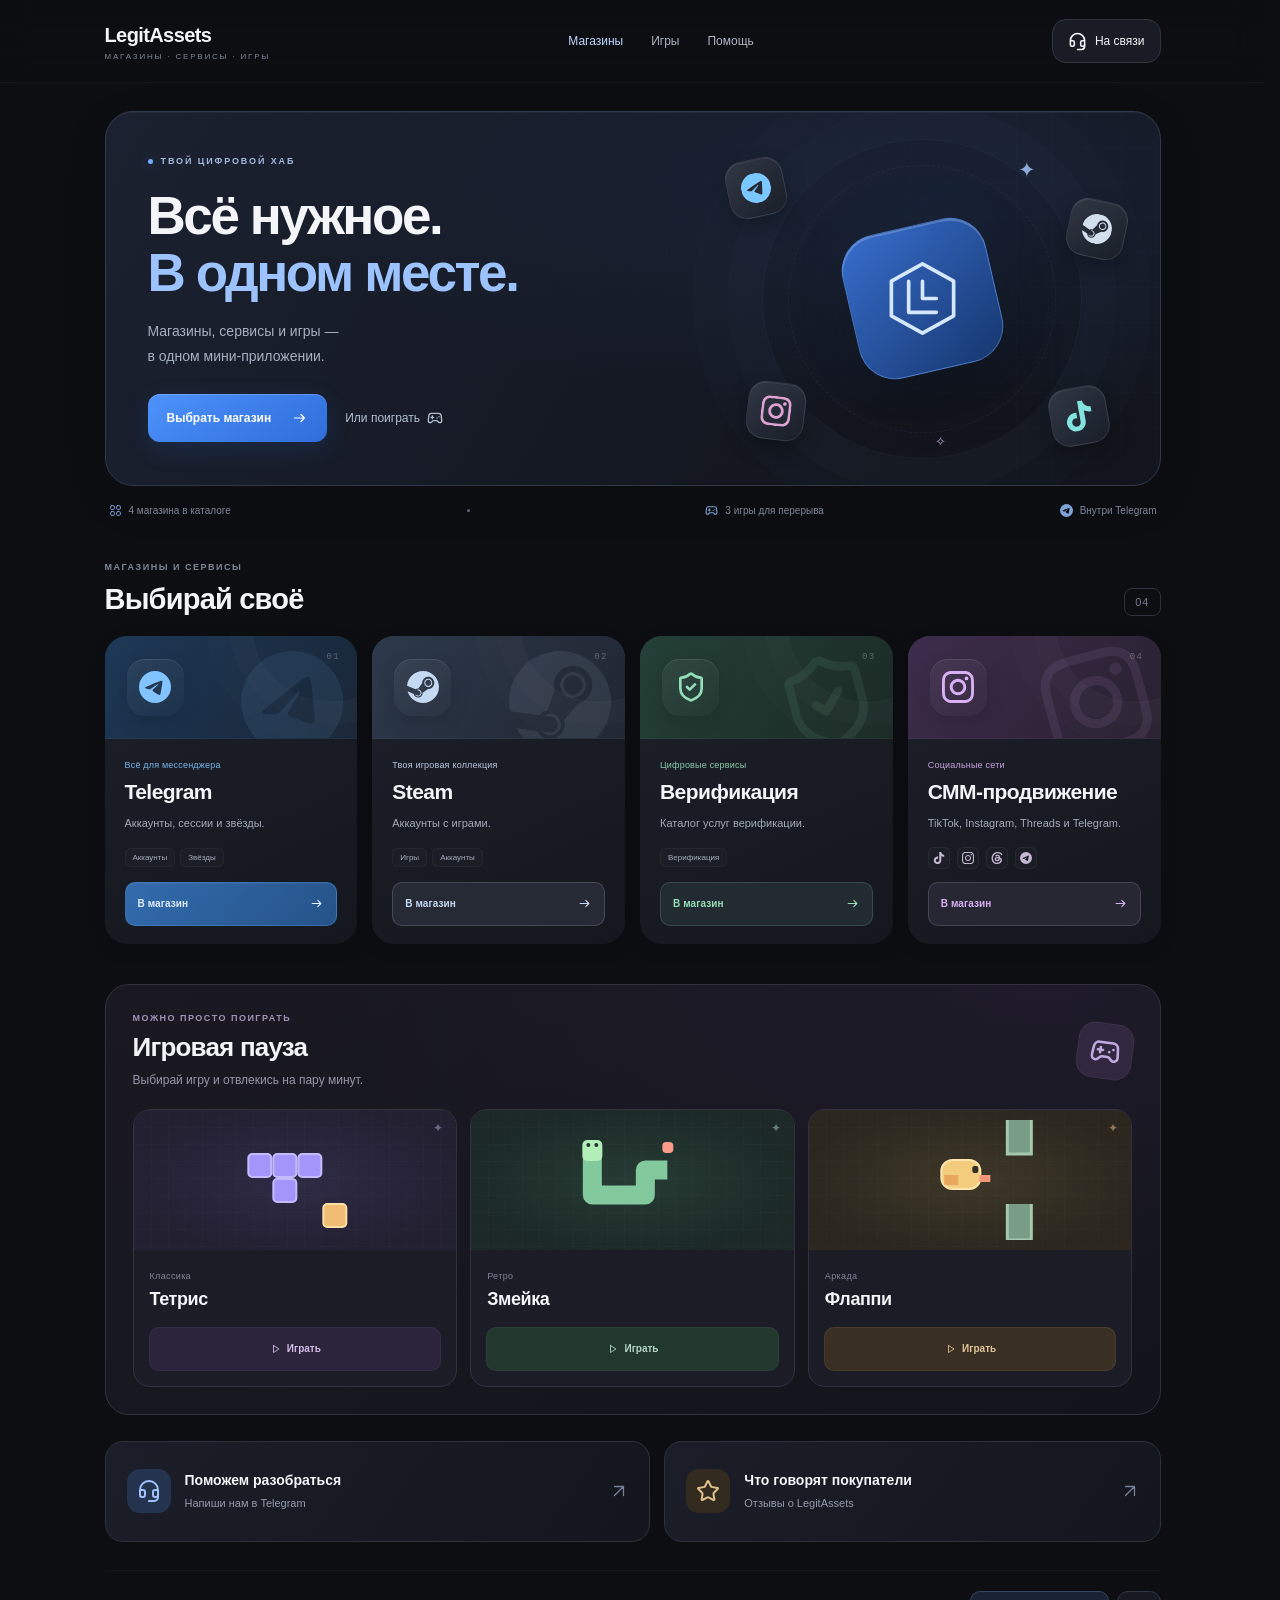
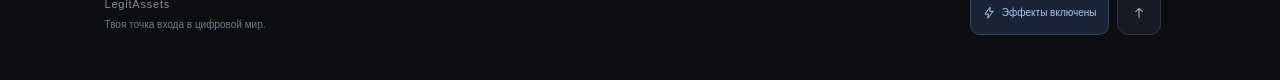
<file: index.html>
<!DOCTYPE html>
<html lang="ru">
  <head>
    <meta charset="UTF-8">
    <meta name="viewport" content="width=device-width,initial-scale=1,viewport-fit=cover">
    <meta name="theme-color" content="#0d0e12">
    <meta name="description" content="LegitAssets — магазины Telegram и Steam, цифровые сервисы и мини-игры в одном месте.">
    <title>LegitAssets — магазины и мини-игры</title>
    <style>
/* LegitAssets — интерфейс, сетки, компоненты и адаптивные состояния. */
:root {
  color-scheme:dark;
  --bg:#0d0e12;
  --surface:#191b22;
  --line:#2d303a;
  --text:#f4f5f8;
  --muted:#9ca1af;
  --blue:#73aaff;
  --safe-top:0px;
  --safe-bottom:0px;
  --safe-left:0px;
  --safe-right:0px;
  --content-top:0px;
  --content-bottom:0px;
  --content-left:0px;
  --content-right:0px;
}

* {
  box-sizing:border-box;
}

html {
  scroll-behavior:smooth;
  scroll-padding-top:95px;
}

body {
  margin:0;
  background:var(--bg);
  color:var(--text);
  font-family:-apple-system,BlinkMacSystemFont,"Segoe UI",Arial,sans-serif;
  font-size:14px;
  line-height:1.5;
  padding:calc(var(--safe-top) + var(--content-top)) calc(var(--safe-right) + var(--content-right)) 0 calc(var(--safe-left) + var(--content-left));
  -webkit-tap-highlight-color:transparent;
}

a {
  color:inherit;
  text-decoration:none;
}

button {
  font:inherit;
  color:inherit;
}

a,button {
  touch-action:manipulation;
}

button {
  cursor:pointer;
}

.icon {
  width:24px;
  height:24px;
  flex-shrink:0;
}

a:focus-visible,button:focus-visible {
  outline:3px solid #8bbdff;
  outline-offset:4px;
}

::selection {
  background:#397de7;
  color:white;
}

h1,h2,h3,p {
  margin:0;
}

button:disabled {
  cursor:default;
}

.container {
  width:min(100%,1120px);
  padding-inline:32px;
  margin-inline:auto;
}

.skip {
  position:fixed;
  left:16px;
  top:-80px;
  z-index:100;
  padding:12px;
  background:#d7e8ff;
  color:#142036;
}

.skip:focus {
  top:16px;
}

.header {
  position:sticky;
  top:0;
  z-index:20;
  border-bottom:1px solid #ffffff08;
  background:#0d0e12ed;
  backdrop-filter:blur(16px);
}

.header-inner {
  height:82px;
  display:flex;
  align-items:center;
  justify-content:space-between;
  gap:16px;
}

.brand {
  display:flex;
  align-items:center;
  gap:11px;
  min-height:44px;
}

.brand-name {
  font-size:20px;
  font-weight:750;
  letter-spacing:-.6px;
}

.brand-caption {
  display:block;
  color:#7f8799;
  font-size:8px;
  letter-spacing:1.8px;
  margin-top:1px;
}

.desktop-nav {
  display:flex;
  align-items:center;
  gap:28px;
  color:#aeb5c4;
  font-size:12px;
}

.desktop-nav a {
  padding:12px 0;
}

.desktop-nav a:hover {
  color:#a6c9ff;
}

.header-help {
  display:flex;
  align-items:center;
  justify-content:center;
  gap:8px;
  min-width:44px;
  min-height:44px;
  border:1px solid #303540;
  background:#191c24;
  border-radius:14px;
  padding:10px 15px;
  font-size:12px;
}

.header-help .icon {
  width:19px;
  height:19px;
}

.header-help:hover {
  background:#242b37;
  border-color:#587298;
}

.hero {
  display:grid;
  grid-template-columns:1fr .82fr;
  position:relative;
  isolation:isolate;
  overflow:hidden;
  min-height:375px;
  border:1px solid #30384a;
  border-radius:28px;
  margin-top:28px;
  background:radial-gradient(ellipse at 80% 20%,#2b478035,transparent 55%),linear-gradient(120deg,#1b2130,#12151d 80%);
  box-shadow:inset 0 1px #ffffff0a,0 14px 50px #00000014;
}

.hero:before {
  content:'';
  position:absolute;
  inset:0;
  z-index:-1;
  pointer-events:none;
  background-image:linear-gradient(#ffffff03 1px,transparent 1px),linear-gradient(90deg,#ffffff03 1px,transparent 1px);
  background-size:35px 35px;
  mask-image:linear-gradient(90deg,transparent,#000);
}

.hero-copy {
  padding:43px 0 40px 42px;
  position:relative;
  z-index:2;
}

.eyebrow {
  font-size:9px;
  letter-spacing:1.9px;
  font-weight:700;
  color:#a0b9df;
  display:flex;
  align-items:center;
  gap:8px;
}

.eyebrow:before {
  content:'';
  width:5px;
  height:5px;
  border-radius:50%;
  background:#72aaff;
  box-shadow:0 0 12px #72aaff66;
}

h1 {
  font-size:53px;
  line-height:1.09;
  letter-spacing:-2.4px;
  margin:18px 0 17px;
  font-weight:760;
}

h1 em {
  font-style:normal;
  color:#9dc3ff;
}

.hero-copy>p {
  font-size:14px;
  line-height:1.75;
  color:#a6b0c3;
}

.hero-actions {
  margin-top:26px;
  display:flex;
  gap:18px;
  align-items:center;
}

.primary {
  display:inline-flex;
  align-items:center;
  justify-content:center;
  gap:20px;
  min-height:48px;
  padding:12px 19px;
  border-radius:12px;
  background:linear-gradient(145deg,#4d92fb,#2f6ddb);
  box-shadow:inset 0 1px #ffffff35,0 7px 24px #2868d52e;
  color:#fff;
  font-size:12px;
  font-weight:650;
  position:relative;
  overflow:hidden;
  transition:transform .2s,box-shadow .2s;
}

.primary .icon {
  width:17px;
}

.primary:after {
  content:'';
  position:absolute;
  inset:-100%;
  background:linear-gradient(110deg,transparent 44%,#ffffff30 50%,transparent 56%);
  transform:translateX(-65%);
  animation:sheen 9s ease-in-out infinite;
}

.primary:hover {
  box-shadow:inset 0 1px #ffffff35,0 9px 28px #3477ee55;
  transform:translateY(-2px);
}

.quiet-link {
  min-height:44px;
  display:flex;
  align-items:center;
  gap:7px;
  color:#b2bfd2;
  font-size:12px;
}

.quiet-link .icon {
  width:16px;
  height:16px;
}

.hero-art {
  position:relative;
  display:grid;
  place-items:center;
  min-width:0;
  pointer-events:none;
}

.halo {
  position:absolute;
  width:320px;
  height:320px;
  border-radius:50%;
  border:1px solid #6582b31a;
  box-shadow:0 0 0 35px #6c92c905,0 0 0 70px #6c92c903;
}

.halo:after {
  content:'';
  position:absolute;
  inset:25px;
  border:1px dashed #819dca16;
  border-radius:50%;
  animation:orbit 60s linear infinite;
}

.emblem {
  width:147px;
  height:147px;
  border-radius:37px;
  transform:rotate(-13deg);
  background:linear-gradient(145deg,#376dcc,#16376f);
  border:1px solid #83b6ff60;
  box-shadow:inset 0 2px #ffffff33,0 22px 55px #0005,0 0 60px #4584ef15;
  display:grid;
  place-items:center;
  color:#d6e8ff;
  animation:levitate 7s ease-in-out infinite;
}

.emblem .icon {
  width:83px;
  height:83px;
  transform:rotate(13deg);
  stroke-width:1.05;
}

.float-brand {
  position:absolute;
  display:grid;
  place-items:center;
  width:58px;
  height:58px;
  border-radius:18px;
  background:linear-gradient(140deg,#303744,#191e28);
  border:1px solid #ffffff16;
  box-shadow:inset 0 1px #ffffff12,0 9px 20px #0004;
  animation:levitate 6s ease-in-out infinite;
}

.float-brand .icon {
  width:30px;
  height:30px;
}

.float-brand.tg {
  top:47px;
  left:42px;
  rotate:-12deg;
  color:#7bc7ff;
}

.float-brand.st {
  right:34px;
  top:88px;
  rotate:12deg;
  color:#d2dfed;
  animation-delay:-2s;
}

.float-brand.ig {
  left:62px;
  bottom:45px;
  rotate:7deg;
  color:#dea1d2;
  animation-delay:-3s;
}

.float-brand.tt {
  right:52px;
  bottom:40px;
  rotate:-10deg;
  color:#83e4df;
  animation-delay:-4s;
}

.hero-spark {
  position:absolute;
  font-size:21px;
  color:#8da9d7;
  right:26%;
  top:42px;
  animation:twinkle 5s ease-in-out infinite;
}

.hero-spark.second {
  top:auto;
  bottom:34px;
  right:45%;
  font-size:13px;
  color:#baa6df;
  animation-delay:-2s;
}

.hero-foot {
  display:flex;
  align-items:center;
  justify-content:space-between;
  gap:12px;
  padding:17px 4px 0;
  color:#7f899d;
  font-size:10px;
}

.hero-foot span {
  display:flex;
  gap:7px;
  align-items:center;
}

.hero-foot .icon {
  width:13px;
  height:13px;
  color:#82a7df;
}

.hero-foot .dot {
  width:3px;
  height:3px;
  border-radius:50%;
  background:#626b7e;
}

.section {
  margin-top:43px;
}

.section-heading {
  display:flex;
  align-items:flex-end;
  justify-content:space-between;
  gap:16px;
  margin-bottom:20px;
}

.section-kicker {
  display:block;
  color:#7d8595;
  font-size:9px;
  letter-spacing:1.5px;
  font-weight:600;
  margin-bottom:7px;
}

h2 {
  font-size:29px;
  line-height:1.2;
  letter-spacing:-.8px;
  font-weight:700;
}

.section-count {
  font-size:11px;
  letter-spacing:1px;
  color:#737c8f;
  border:1px solid #2c313c;
  padding:5px 10px;
  border-radius:8px;
  font-variant-numeric:tabular-nums;
}

.ripple {
  position:absolute;
  left:var(--x);
  top:var(--y);
  width:20px;
  height:20px;
  border-radius:50%;
  background:#b9d5ff30;
  pointer-events:none;
  animation:ripple .6s ease-out forwards;
}

.arcade {
  background:radial-gradient(ellipse at 90% 0%,#7b4faa16,transparent 55%),linear-gradient(145deg,#1a1922,#13141b);
  border:1px solid #33313e;
  border-radius:24px;
  padding:27px;
  margin-top:40px;
  position:relative;
  overflow:hidden;
}

.arcade-heading {
  display:flex;
  justify-content:space-between;
  align-items:center;
  margin-bottom:20px;
  gap:12px;
}

.arcade .section-kicker {
  color:#a192b8;
}

.arcade h2 {
  font-size:26px;
}

.arcade-heading p {
  font-size:12px;
  color:#9a94a8;
  margin-top:8px;
}

.arcade-icon {
  color:#bfaae0;
  background:#31273e;
  border:1px solid #59446755;
  border-radius:17px;
  width:56px;
  height:56px;
  display:grid;
  place-items:center;
  rotate:8deg;
  flex-shrink:0;
}

.arcade-icon .icon {
  width:31px;
  height:31px;
}

.games {
  display:grid;
  grid-template-columns:repeat(3,minmax(0,1fr));
  gap:13px;
}

.game {
  min-width:0;
  background:#1c1c27;
  border:1px solid #34313f;
  border-radius:17px;
  overflow:hidden;
  display:flex;
  flex-direction:column;
  position:relative;
  transition:transform .22s,border-color .22s;
}

.game:hover {
  transform:translateY(-4px);
  border-color:#9d81c3;
}

.game-art {
  height:140px;
  background:radial-gradient(ellipse at center,#7a6fc223,transparent 75%),#232032;
  position:relative;
  overflow:hidden;
}

.game-art:before {
  content:'';
  position:absolute;
  inset:0;
  background-image:linear-gradient(#ffffff04 1px,transparent 1px),linear-gradient(90deg,#ffffff04 1px,transparent 1px);
  background-size:17px 17px;
}

.game-art>svg {
  display:block;
  position:relative;
  width:100%;
  height:100%;
  padding:10px;
}

.game.snake .game-art {
  background:radial-gradient(ellipse at center,#6eb99420,transparent 75%),#1c2926;
}

.game.flappy .game-art {
  background:radial-gradient(ellipse at center,#bfaa6d20,transparent 75%),#2b271f;
}

.art-star {
  position:absolute;
  right:13px;
  top:9px;
  color:#c8baeb77;
  font-size:12px;
  animation:twinkle 4s ease-in-out infinite;
}

.snake .art-star {
  color:#b4e6c277;
  animation-delay:-1s;
}

.flappy .art-star {
  color:#f5d49177;
  animation-delay:-2s;
}

.little-bird {
  animation:bird 2.4s ease-in-out infinite;
}

.game-name {
  padding:14px 16px 8px;
}

.game-name>span {
  color:#858195;
  font-size:9px;
}

.game h3 {
  font-size:18px;
  line-height:1.4;
  letter-spacing:-.4px;
}

.game-play {
  display:flex;
  align-items:center;
  justify-content:center;
  gap:6px;
  min-height:38px;
  margin:6px 15px 15px;
  border:1px solid #4c3f6155;
  border-radius:10px;
  background:#2c243b;
  color:#d4bde9;
  font-size:10px;
  font-weight:600;
  transition:background .2s;
}

.game-play .icon {
  width:12px;
  height:12px;
}

.game:hover .game-play {
  background:#43315b;
}

.snake .game-play {
  color:#b2d8c4;
  background:#22382e;
  border-color:#38574355;
}

.flappy .game-play {
  color:#e0c69b;
  background:#392f22;
  border-color:#6c593b55;
}

.snake:hover .game-play {
  background:#2d4c3c;
}

.flappy:hover .game-play {
  background:#52402b;
}

.help {
  display:grid;
  grid-template-columns:1.1fr 1fr;
  gap:14px;
  margin-top:26px;
}

.help-link {
  min-height:101px;
  display:flex;
  align-items:center;
  gap:14px;
  padding:21px;
  border:1px solid #2c313c;
  border-radius:18px;
  background:linear-gradient(125deg,#1b1e28,#14161d);
  transition:border-color .2s,transform .2s;
}

.help-icon {
  width:44px;
  height:44px;
  border-radius:13px;
  display:grid;
  place-items:center;
  background:#24344f;
  color:#9fc3ff;
  flex-shrink:0;
}

.review-link .help-icon {
  background:#342b20;
  color:#dfc18b;
}

.help-link strong {
  font-size:14px;
  font-weight:650;
  display:block;
  line-height:1.4;
}

.help-link p {
  font-size:11px;
  color:#929bab;
  margin-top:4px;
  line-height:1.5;
}

.help-link>.icon {
  margin-left:auto;
  width:18px;
  height:18px;
  color:#75849b;
}

.help-link:hover {
  border-color:#566782;
  transform:translateY(-2px);
}

.footer {
  padding-top:28px;
  padding-bottom:calc(45px + max(env(safe-area-inset-bottom),var(--safe-bottom)) + var(--content-bottom));
  color:#71798a;
}

.footer-line {
  display:flex;
  align-items:center;
  justify-content:space-between;
  gap:12px;
  border-top:1px solid #ffffff08;
  padding-top:20px;
}

.footer-brand {
  font-size:11px;
  letter-spacing:.8px;
  color:#838c9e;
}

.footer-note {
  font-size:10px;
  margin-top:3px;
}

.motion {
  display:flex;
  align-items:center;
  gap:6px;
  border:1px solid #303642;
  border-radius:10px;
  background:#171a22;
  padding:9px 11px;
  min-height:44px;
  font-size:10px;
  color:#98a6bd;
}

.motion .icon {
  width:14px;
  height:14px;
}

.motion[aria-pressed="true"] {
  color:#777f8d;
  background:#14161b;
}

.bottom-nav {
  display:none;
}

.reveal {
  opacity:1;
}

.js-reveal .reveal {
  opacity:0;
  translate:0 12px;
  transition:opacity .5s ease,translate .5s ease;
  transition-delay:var(--delay,0ms);
}

.js-reveal .reveal.visible {
  opacity:1;
  translate:0 0;
}

a:active,button:active {
  transform:scale(.98);
}

.motion-off *, .motion-off *:before,.motion-off *:after {
  animation:none!important;
  transition:none!important;
  scroll-behavior:auto!important;
}

.motion-off .reveal {
  opacity:1!important;
  translate:0 0!important;
}

.page-hidden *,.page-hidden *:before,.page-hidden *:after {
  animation-play-state:paused!important;
}

@keyframes levitate {
  0%,100% {
    translate:0 0;
  }

  50% {
    translate:0 -8px;
  }
}

@keyframes twinkle {
  0%,100% {
    opacity:.45;
    transform:scale(.8) rotate(0);
  }

  50% {
    opacity:1;
    transform:scale(1) rotate(35deg);
  }
}

@keyframes orbit {
  to {
    rotate:360deg;
  }
}

@keyframes sheen {
  0%,72% {
    transform:translateX(-65%);
  }

  95%,100% {
    transform:translateX(65%);
  }
}

@keyframes card-sheen {
  to {
    transform:translateX(120%);
  }
}

@keyframes ripple {
  from {
    transform:translate(-50%,-50%) scale(0);
    opacity:.8;
  }

  to {
    transform:translate(-50%,-50%) scale(20);
    opacity:0;
  }
}

@keyframes bird {
  0%,100% {
    translate:0 0;
  }

  50% {
    translate:0 -6px;
  }
}

@media(max-width:960px) {
  .container {
    max-width:760px;
    padding-inline:24px;
  }

  .hero {
    grid-template-columns:1.2fr .8fr;
    min-height:330px;
  }

  .hero-copy {
    padding:32px 0 32px 28px;
  }

  h1 {
    font-size:43px;
  }

  .hero-art {
    scale:.8;
  }

  .float-brand.tg {
    left:0;
    top:25px;
  }

  .float-brand.st {
    right:-12px;
    top:56px;
  }

  .float-brand.ig {
    left:4px;
    bottom:30px;
  }

  .float-brand.tt {
    right:-4px;
    bottom:25px;
  }

  .halo {
    width:260px;
    height:260px;
  }

  .desktop-nav {
    gap:18px;
  }

  .hero-actions {
    gap:12px;
  }

  .hero-foot {
    font-size:9px;
  }
}

@media(max-width:600px) {
  html {
    scroll-padding-top:80px;
  }

  .container {
    padding-inline:18px;
    max-width:500px;
  }

  .header-inner {
    height:68px;
    gap:10px;
  }

  .brand {
    gap:8px;
  }

  .brand-name {
    font-size:18px;
    letter-spacing:-.6px;
  }

  .brand-caption {
    font-size:6.5px;
    letter-spacing:1.15px;
  }

  .desktop-nav {
    display:none;
  }

  .header-help {
    padding:9px;
    min-width:42px;
    min-height:42px;
    border-radius:13px;
  }

  .header-help>span {
    display:none;
  }

  .header-help .icon {
    width:19px;
  }

  .hero {
    display:block;
    min-height:0;
    margin-top:16px;
    border-radius:24px;
    overflow:hidden;
    background:radial-gradient(ellipse at 100% 20%,#3860a72a,transparent 63%),linear-gradient(130deg,#1d2535,#13171f);
  }

  .hero-copy {
    padding:26px 22px 25px;
  }

  .eyebrow {
    font-size:7px;
    letter-spacing:1.25px;
    gap:6px;
  }

  h1 {
    font-size:clamp(32px,8.3vw,41px);
    letter-spacing:-1.5px;
    line-height:1.1;
    margin:15px 0 13px;
    max-width:85%;
  }

  .hero-copy>p {
    font-size:11px;
    line-height:1.8;
    max-width:72%;
  }

  .hero-actions {
    margin-top:20px;
    gap:10px;
  }

  .primary {
    min-height:44px;
    padding:11px 14px;
    font-size:10px;
    gap:17px;
    border-radius:11px;
  }

  .primary .icon {
    width:15px;
  }

  .hero-actions .quiet-link {
    display:none;
  }

  .hero-art {
    position:absolute;
    right:-10px;
    bottom:22px;
    width:112px;
    height:138px;
    scale:1;
    opacity:.92;
    z-index:1;
  }

  .halo {
    width:134px;
    height:134px;
    box-shadow:0 0 0 18px #6c92c905,0 0 0 36px #6c92c903;
  }

  .halo:after {
    inset:13px;
  }

  .emblem {
    width:68px;
    height:68px;
    border-radius:18px;
    transform:rotate(-15deg);
    box-shadow:inset 0 1px #ffffff33,0 10px 25px #0004;
  }

  .emblem .icon {
    width:43px;
    height:43px;
  }

  .float-brand {
    width:30px;
    height:30px;
    border-radius:9px;
  }

  .float-brand .icon {
    width:16px;
    height:16px;
  }

  .float-brand.tg {
    left:0;
    top:6px;
  }

  .float-brand.st {
    right:8px;
    top:19px;
  }

  .float-brand.ig {
    left:3px;
    bottom:11px;
  }

  .float-brand.tt {
    right:4px;
    bottom:9px;
  }

  .hero-spark {
    font-size:10px;
    top:3px;
    right:35%;
  }

  .hero-spark.second {
    font-size:8px;
    bottom:5px;
  }

  .hero-foot {
    padding:12px 2px 0;
    font-size:8px;
    gap:7px;
  }

  .hero-foot span {
    gap:4px;
  }

  .hero-foot .icon {
    width:11px;
    height:11px;
  }

  .hero-foot .desktop-only {
    display:none;
  }

  .section {
    margin-top:29px;
  }

  .section-heading {
    margin-bottom:15px;
  }

  .section-kicker {
    font-size:7px;
    letter-spacing:1.45px;
    margin-bottom:5px;
  }

  h2 {
    font-size:24px;
    letter-spacing:-.65px;
  }

  .section-count {
    font-size:9px;
    padding:4px 8px;
    border-radius:7px;
  }

  .arcade {
    padding:19px 13px 14px;
    border-radius:23px;
    margin-top:29px;
  }

  .arcade-heading {
    margin-bottom:17px;
    padding-inline:3px;
    gap:10px;
  }

  .arcade h2 {
    font-size:22px;
  }

  .arcade-heading p {
    font-size:10px;
    line-height:1.6;
    max-width:220px;
    margin-top:6px;
  }

  .arcade-icon {
    width:41px;
    height:41px;
    border-radius:13px;
  }

  .arcade-icon .icon {
    width:24px;
    height:24px;
  }

  .games {
    gap:8px;
  }

  .game {
    border-radius:13px;
  }

  .game-art {
    height:86px;
  }

  .game-art>svg {
    padding:0;
  }

  .art-star {
    font-size:8px;
    right:7px;
    top:5px;
  }

  .game-name {
    padding:9px 9px 4px;
  }

  .game-name>span {
    font-size:7px;
  }

  .game h3 {
    font-size:14px;
    letter-spacing:-.3px;
  }

  .game-play {
    margin:6px 7px 8px;
    min-height:34px;
    font-size:9px;
    border-radius:8px;
    gap:3px;
  }

  .game-play .icon {
    width:10px;
    height:10px;
  }

  .help {
    grid-template-columns:1fr;
    gap:10px;
    margin-top:23px;
  }

  .help-link {
    padding:16px;
    min-height:84px;
    gap:12px;
    border-radius:17px;
  }

  .help-icon {
    width:40px;
    height:40px;
    border-radius:13px;
  }

  .help-icon .icon {
    width:21px;
    height:21px;
  }

  .help-link strong {
    font-size:13px;
  }

  .help-link p {
    font-size:10px;
    margin-top:3px;
  }

  .help-link>.icon {
    width:16px;
    height:16px;
  }

  .review-link {
    min-height:78px;
    background:#15171d;
  }

  .footer {
    padding-top:25px;
    padding-bottom:calc(115px + max(env(safe-area-inset-bottom),var(--safe-bottom)) + var(--content-bottom));
  }

  .footer-line {
    padding-top:17px;
    gap:8px;
  }

  .footer-brand {
    font-size:10px;
  }

  .footer-note {
    font-size:8px;
  }

  .motion {
    font-size:8px;
    gap:5px;
    padding:8px 9px;
    min-height:40px;
  }

  .motion .icon {
    width:12px;
    height:12px;
  }

  .bottom-nav {
    display:flex;
    position:fixed;
    bottom:calc(12px + max(env(safe-area-inset-bottom),var(--safe-bottom)) + var(--content-bottom));
    left:calc(18px + var(--safe-left) + var(--content-left));
    right:calc(18px + var(--safe-right) + var(--content-right));
    max-width:464px;
    margin-inline:auto;
    padding:6px;
    background:#191d28f2;
    backdrop-filter:blur(20px);
    border:1px solid #3d465966;
    box-shadow:0 8px 40px #0009,inset 0 1px #ffffff08;
    border-radius:21px;
    z-index:30;
    gap:4px;
  }

  .bottom-nav a {
    display:flex;
    flex:1;
    flex-direction:column;
    align-items:center;
    justify-content:center;
    min-width:0;
    min-height:51px;
    gap:3px;
    border-radius:15px;
    color:#8c97ad;
    transition:background .2s,color .2s;
  }

  .bottom-nav .icon {
    width:20px;
    height:20px;
  }

  .bottom-nav span {
    font-size:8px;
  }

  .bottom-nav a[aria-current="location"] {
    background:linear-gradient(140deg,#2b4d7b,#203b63);
    color:#b2d1ff;
    box-shadow:inset 0 1px #ffffff0d;
  }

  .bottom-nav a[aria-current="location"] .icon {
    filter:drop-shadow(0 0 7px #93baff33);
  }
}

@media(max-width:360px) {
  .container {
    padding-inline:14px;
  }

  .hero-copy {
    padding:23px 17px;
  }

  .hero-copy>p {
    font-size:10px;
    max-width:72%;
  }

  h1 {
    font-size:30px;
    letter-spacing:-1.3px;
  }

  .hero-art {
    right:-20px;
    width:100px;
    scale:.88;
    bottom:18px;
  }

  .hero-foot {
    font-size:7px;
  }

  .hero-foot .icon {
    width:10px;
  }

  .game-art {
    height:72px;
  }

  .game-name {
    padding:8px 7px 3px;
  }

  .game h3 {
    font-size:13px;
  }

  .game-play {
    font-size:8px;
    min-height:32px;
    margin-inline:5px;
  }

  .arcade {
    padding-inline:11px;
  }

  .arcade h2 {
    font-size:20px;
  }

  .arcade-heading p {
    font-size:9px;
  }

  .arcade-icon {
    width:35px;
    height:35px;
    border-radius:11px;
  }

  .arcade-icon .icon {
    width:22px;
    height:22px;
  }

  .help-link {
    padding:14px;
  }

  .bottom-nav {
    left:calc(14px + var(--safe-left) + var(--content-left));
    right:calc(14px + var(--safe-right) + var(--content-right));
  }

  .motion {
    font-size:7px;
  }

  .footer-note {
    font-size:7px;
  }
}

@media(prefers-reduced-motion:reduce) {
  html {
    scroll-behavior:auto;
  }

  *,*:before,*:after {
    animation:none!important;
    transition:none!important;
  }

  .js-reveal .reveal {
    opacity:1;
    translate:0 0;
  }
}

.stores {
  gap:15px;
  align-items:stretch;
}

.store {
  padding:0;
  min-height:300px;
  border-radius:22px;
  background:linear-gradient(155deg,#1d2029,#15171e);
  border-color:#343946;
  box-shadow:inset 0 1px #ffffff0a,0 5px 18px #0002;
}

.store.telegram {
  --accent:#81c4ff;
  --cover:#1d3857;
  --cover-end:#192636;
}

.store.steam {
  --accent:#c6d9f3;
  --cover:#2d394b;
  --cover-end:#202632;
}

.store.verify {
  --accent:#94dfb9;
  --cover:#244037;
  --cover-end:#1b2a25;
}

.store.smm {
  --accent:#d7b1f4;
  --cover:#3e2c4c;
  --cover-end:#282130;
}

.store-top {
  height:103px;
  margin:0;
  padding:22px;
  align-items:center;
  position:relative;
  overflow:hidden;
  background:linear-gradient(125deg,var(--cover),var(--cover-end));
  border-bottom:1px solid #ffffff07;
}

.store-top:before {
  content:'';
  position:absolute;
  width:160px;
  height:160px;
  right:-55px;
  top:-95px;
  border:1px solid #ffffff0b;
  border-radius:50%;
  box-shadow:0 0 0 22px #ffffff03,0 0 0 44px #ffffff02;
  pointer-events:none;
}

.service-icon {
  width:57px;
  height:57px;
  border-radius:18px;
  position:relative;
  z-index:1;
  background:linear-gradient(145deg,#ffffff10,#ffffff03);
  border-color:#ffffff1c;
  box-shadow:inset 0 1px #ffffff1a,0 6px 18px #0002;
  backdrop-filter:blur(8px);
}

.service-icon>.icon {
  width:32px;
  height:32px;
}

.service-watermark {
  position:absolute;
  right:13px;
  top:15px;
  color:var(--accent);
  opacity:.09;
  rotate:-15deg;
  transition:transform .5s,opacity .5s;
  pointer-events:none;
}

.service-watermark>.icon {
  width:102px;
  height:102px;
}

.service-number {
  position:absolute;
  top:15px;
  right:17px;
  color:#ffffff48;
  font-size:9px;
  letter-spacing:1.5px;
  font-variant-numeric:tabular-nums;
}

.store-copy {
  padding:20px 20px 0;
}

.store-category {
  font-size:9px;
  letter-spacing:.2px;
  margin-bottom:6px;
  opacity:.9;
}

.store h3 {
  font-size:21px;
  letter-spacing:-.55px;
  margin-bottom:9px;
  line-height:1.25;
  overflow-wrap:normal;
}

.store-desc {
  font-size:11px;
  color:#a1aaba;
  line-height:1.65;
}

.store-foot,.store.smm .store-foot {
  border-top:0;
  margin:0;
  padding:14px 20px 18px;
  display:flex;
  flex-direction:column;
  align-items:stretch;
  gap:13px;
}

.store-chips {
  display:flex;
  gap:5px;
  flex-wrap:wrap;
  min-height:22px;
  align-items:center;
}

.store-chips>span {
  padding:3px 7px;
  border:1px solid #ffffff0a;
  border-radius:6px;
  background:#ffffff04;
  color:#a4adbd;
  font-size:8px;
  line-height:1.4;
}

.social-icons {
  gap:7px;
  min-height:22px;
  align-items:center;
}

.social-icons>span {
  width:22px;
  height:22px;
  border:1px solid #ffffff0d;
  background:#ffffff04;
  border-radius:6px;
}

.social-icons .icon {
  width:12px;
  height:12px;
}

.store-open {
  display:flex;
  align-items:center;
  justify-content:space-between;
  min-height:41px;
  width:100%;
  padding:10px 12px;
  border-radius:10px;
  border:1px solid color-mix(in srgb,var(--accent) 18%,transparent);
  background:color-mix(in srgb,var(--accent) 8%,#181b23);
  color:var(--accent);
  font-size:10px;
  font-weight:600;
  transition:background .2s,border-color .2s,box-shadow .2s;
}

.store-open .icon {
  width:15px;
  height:15px;
  transition:translate .2s;
}

.store.telegram .store-open {
  background:linear-gradient(130deg,#326bad,#255388);
  border-color:#659de34d;
  color:#e1eeff;
  box-shadow:inset 0 1px #ffffff0d;
}

.store:hover .service-watermark {
  opacity:.16;
  transform:translate(-4px,-3px) rotate(6deg);
}

.store:hover .store-open {
  background:color-mix(in srgb,var(--accent) 17%,#181b23);
  border-color:color-mix(in srgb,var(--accent) 38%,transparent);
  box-shadow:0 4px 14px var(--glow);
}

.store.telegram:hover .store-open {
  background:#3677bc;
}

.store:hover .store-open .icon {
  translate:3px 0;
}

.store:focus-visible {
  outline-color:var(--accent);
}

@media(max-width:960px) {
  .stores {
    gap:13px;
  }

  .store {
    min-height:280px;
  }

  .store-top {
    height:95px;
  }

  .store-copy {
    padding-top:17px;
  }

  .store-foot,.store.smm .store-foot {
    padding-top:12px;
  }
}

@media(max-width:600px) {
  .stores {
    gap:11px;
  }

  .store {
    min-height:267px;
    padding:0;
    border-radius:19px;
  }

  .store-top {
    height:88px;
    padding:16px;
  }

  .service-icon {
    width:49px;
    height:49px;
    border-radius:15px;
  }

  .service-icon>.icon {
    width:28px;
    height:28px;
  }

  .service-watermark {
    right:4px;
    top:15px;
  }

  .service-watermark>.icon {
    width:83px;
    height:83px;
  }

  .service-number {
    right:12px;
    top:12px;
    font-size:8px;
  }

  .store-copy {
    padding:15px 14px 0;
  }

  .store-category {
    font-size:7px;
    letter-spacing:0;
    margin-bottom:6px;
  }

  .store h3 {
    font-size:18px;
    letter-spacing:-.45px;
    margin-bottom:8px;
  }

  .store.smm h3 {
    font-size:16px;
  }

  .store-desc {
    font-size:10px;
    line-height:1.6;
  }

  .store-foot,.store.smm .store-foot {
    padding:11px 13px 13px;
    gap:11px;
    align-items:stretch;
  }

  .store-chips {
    gap:4px;
    min-height:20px;
  }

  .store-chips>span {
    font-size:7px;
    padding:3px 5px;
  }

  .social-icons {
    gap:5px;
    min-height:20px;
  }

  .social-icons>span {
    width:20px;
    height:20px;
  }

  .social-icons .icon {
    width:11px;
    height:11px;
  }

  .store-open {
    min-height:38px;
    border-radius:9px;
    padding:9px 10px;
    font-size:9px;
  }

  .store-open .icon {
    width:14px;
    height:14px;
  }
}

@media(max-width:360px) {
  .stores {
    gap:9px;
  }

  .store {
    min-height:273px;
    border-radius:17px;
  }

  .store-top {
    height:82px;
    padding:14px;
  }

  .service-icon {
    width:45px;
    height:45px;
    border-radius:14px;
  }

  .service-icon>.icon {
    width:26px;
    height:26px;
  }

  .service-watermark>.icon {
    width:74px;
    height:74px;
  }

  .store-copy {
    padding:14px 11px 0;
  }

  .store-category {
    font-size:6.5px;
  }

  .store h3 {
    font-size:16px;
  }

  .store.smm h3 {
    font-size:14px;
  }

  .store-desc {
    font-size:9px;
  }

  .store-foot,.store.smm .store-foot {
    padding:11px;
    gap:10px;
  }

  .store-chips>span {
    font-size:6.5px;
    padding:3px 4px;
  }

  .store-open {
    font-size:8px;
    padding-inline:9px;
  }
}

@media(prefers-reduced-motion:reduce) {
  .store,.service-watermark,.store-open,.store-open .icon {
    transition:none!important;
  }
}

:root {
  --header-height:82px;
  --radius-control:12px;
  --ease-out:cubic-bezier(.22,.7,.26,1);
}

html {
  scroll-padding-top:calc(var(--header-height) + var(--safe-top) + var(--content-top) + 16px);
  scrollbar-gutter:stable;
}

body {
  min-width:280px;
  -webkit-text-size-adjust:100%;
  text-size-adjust:100%;
  font-kerning:normal;
}

button,a {
  -webkit-user-drag:none;
}

button {
  appearance:none;
  -webkit-appearance:none;
}

.icon-defs {
  position:absolute;
  width:0;
  height:0;
  overflow:hidden;
  pointer-events:none;
}

.sr-only {
  position:absolute;
  width:1px;
  height:1px;
  padding:0;
  margin:-1px;
  overflow:hidden;
  clip:rect(0,0,0,0);
  white-space:nowrap;
  border:0;
}

.header {
  top:calc(var(--safe-top) + var(--content-top));
}

.header-inner {
  min-width:0;
}

.brand {
  flex-shrink:1;
  min-width:0;
}

.brand-name {
  white-space:nowrap;
}

.brand-caption {
  line-height:1.5;
}

.hero-copy {
  min-width:0;
}

h1,h2,h3 {
  text-wrap:balance;
}

.store h3 {
  text-wrap:pretty;
}

.store-desc,.help-link p {
  overflow-wrap:anywhere;
}

.primary:focus-visible,.header-help:focus-visible,.bottom-nav a:focus-visible {
  outline:2px solid #bad7ff;
  outline-offset:4px;
  box-shadow:0 0 0 6px #397bdd24;
}

.store:after {
  content:'';
  position:absolute;
  inset:0;
  pointer-events:none;
  background:linear-gradient(115deg,transparent 20%,#ffffff06 42%,transparent 66%);
  transform:translateX(-120%);
}

.store {
  transition:border-color .25s var(--ease-out),transform .25s var(--ease-out),box-shadow .25s var(--ease-out);
}

.store:active,.game:active {
  transform:scale(.982);
}

.store-copy {
  min-width:0;
}

.store-category {
  line-height:1.5;
}

.store-desc {
  line-height:1.7;
}

.store-chips {
  align-content:center;
}

.store-open {
  min-height:44px;
  line-height:1.3;
  letter-spacing:.1px;
}

.service-number {
  font-family:ui-monospace,SFMono-Regular,Consolas,monospace;
  font-feature-settings:'tnum';
}

.service-icon,.help-icon,.arcade-icon {
  flex-shrink:0;
}

.service-watermark {
  pointer-events:none;
}

.hero-spark,.art-star,.hero-art,.game-art {
  user-select:none;
  -webkit-user-select:none;
}

.game-play {
  min-height:44px;
  line-height:1.2;
}

.game-name {
  flex:1;
}

.game-name>span {
  letter-spacing:.35px;
}

.game-name h3 {
  margin-top:2px;
}

.help-link>div {
  min-width:0;
}

.help-link>.icon {
  flex-shrink:0;
}

.section-count {
  line-height:1.5;
}

.social-icons .icon {
  display:block;
}

.footer-line {
  flex-wrap:wrap;
  row-gap:14px;
}

.footer-controls {
  display:flex;
  align-items:center;
  gap:8px;
}

.motion {
  min-height:44px;
  font-size:10px;
}

.motion[aria-pressed='true'] {
  background:#192334;
  border-color:#344663;
  color:#a9c9f5;
}

.motion[aria-pressed='false'] {
  background:#14161b;
  border-color:#2d313a;
  color:#9aa2b1;
}

.motion:disabled {
  opacity:.8;
  cursor:default;
  transform:none;
}

.back-top {
  width:44px;
  height:44px;
  display:grid;
  place-items:center;
  border-radius:11px;
  border:1px solid #303642;
  background:#171a22;
  color:#99a9c1;
}

.back-top .icon {
  width:16px;
  height:16px;
  rotate:-90deg;
}

.bottom-nav a {
  position:relative;
}

.bottom-nav a:after {
  content:'';
  position:absolute;
  bottom:5px;
  width:12px;
  height:2px;
  border-radius:2px;
  background:currentColor;
  opacity:0;
  transform:scaleX(.5);
  transition:opacity .2s,transform .2s;
}

.bottom-nav a[aria-current='location']:after {
  opacity:.6;
  transform:scaleX(1);
}

.bottom-nav a span {
  padding-bottom:3px;
}

.desktop-nav a[aria-current='location'] {
  color:#bed8ff;
}

@media(hover:hover) and (pointer:fine) {
  .store:hover {
    border-color:color-mix(in srgb,var(--accent) 50%,#303540);
    box-shadow:0 10px 28px var(--glow);
    transform:translateY(-4px);
  }

  .store:hover:after {
    animation:card-sheen .75s ease;
  }

  .back-top:hover {
    background:#24324a;
    color:#d3e5ff;
    border-color:#49638a;
  }

  .header-help:hover {
    color:#d8e8ff;
  }
}

@media(hover:none) {
  .store:hover,.game:hover,.help-link:hover,.primary:hover {
    transform:none;
  }

  .store:hover .service-watermark {
    opacity:.09;
    transform:none;
  }

  .store:hover .service-icon {
    transform:none;
  }

  .store:hover .store-open .icon {
    translate:0 0;
  }

  .store:hover:after {
    animation:none;
  }

  .store:active,.game:active {
    transform:scale(.982);
  }
}

@media(max-width:600px) {
  :root {
    --header-height:68px;
  }

  .hero-copy h1 {
    max-width:100%;
  }

  .store-open,.game-play {
    min-height:40px;
  }

  .motion {
    font-size:8px;
  }

  .game-name {
    padding-bottom:5px;
  }

  .footer-line {
    align-items:center;
  }

  .back-top {
    width:40px;
    height:44px;
  }

  .help-link {
    min-height:86px;
  }

  .bottom-nav a {
    min-height:53px;
  }

  .section-kicker {
    line-height:1.6;
  }

  .header-help {
    min-height:44px;
    min-width:44px;
  }

  .hero-foot {
    flex-wrap:wrap;
    row-gap:6px;
  }
}

@media(max-width:360px) {
  .store-open {
    min-height:40px;
  }

  .game-play {
    min-height:38px;
  }

  .footer-controls {
    gap:6px;
  }

  .footer-line {
    column-gap:7px;
  }

  .motion {
    font-size:7px;
    padding-inline:8px;
  }

  .back-top {
    width:36px;
  }

  .hero-copy h1 {
    font-size:29px;
  }

  .hero-copy>p {
    max-width:73%;
  }
}

@media(prefers-reduced-motion:reduce) {
  html {
    scroll-behavior:auto;
  }

  *,*:before,*:after {
    animation:none!important;
    transition:none!important;
  }

  .js-reveal .reveal {
    opacity:1;
    translate:0 0;
  }
}

@media(forced-colors:active) {
  .store,.game,.primary,.bottom-nav,.header-help,.help-link,.motion {
    border:1px solid ButtonText;
  }

  .store-open,.game-play {
    border:1px solid LinkText;
  }

  .bottom-nav a[aria-current='location'] {
    outline:2px solid Highlight;
  }

  .service-watermark,.hero-art,.hero-spark {
    display:none;
  }
}

.store { --glow:#5ba7ff1a; display:flex; flex-direction:column; min-width:0; position:relative; overflow:hidden; isolation:isolate; }
.store.steam { --glow:#b0c7ea0d; }
.store.verify { --glow:#69d99d15; }
.store.smm { --glow:#c08bea1a; }
.store-top { display:flex; justify-content:space-between; }
.store-copy { flex:1; }
.store-category { color:var(--accent); }
.service-icon { display:grid; place-items:center; color:var(--accent); transition:transform .3s; }
.social-icons { display:flex; }
.social-icons>span { display:grid; place-items:center; color:#c6b6d5; }


/* Геометрия каталога: четыре колонки на широком экране, две на телефоне. */
.stores { display:grid; grid-template-columns:repeat(4,minmax(0,1fr)); }
@media(max-width:960px) { .stores { grid-template-columns:repeat(2,minmax(0,1fr)); } }
</style>
  </head>
  <body>
    <svg class="icon-defs" xmlns="http://www.w3.org/2000/svg" aria-hidden="true" focusable="false">
      <symbol id="symbol-1" viewBox="0 0 24 24">
        <path d="M3 11h3a2 2 0 0 1 2 2v3a2 2 0 0 1-2 2H5a2 2 0 0 1-2-2v-5Zm0 0a9 9 0 1 1 18 0m0 0v5a2 2 0 0 1-2 2h-1a2 2 0 0 1-2-2v-3a2 2 0 0 1 2-2h3Z"></path>
        <path d="M21 16v2a4 4 0 0 1-4 4h-5"></path>
      </symbol>
      <symbol id="symbol-2" viewBox="0 0 24 24">
        <path d="M5 12h14m-5-5 5 5-5 5"></path>
      </symbol>
      <symbol id="symbol-3" viewBox="0 0 24 24">
        <line x1="6" x2="10" y1="11" y2="11"></line>
        <line x1="8" x2="8" y1="9" y2="13"></line>
        <line x1="15" x2="15.01" y1="12" y2="12"></line>
        <line x1="18" x2="18.01" y1="10" y2="10"></line>
        <path d="M17.32 5H6.68a4 4 0 0 0-3.978 3.59c-.006.052-.01.101-.017.152C2.604 9.416 2 14.456 2 16a3 3 0 0 0 3 3c1 0 1.5-.5 2-1l1.414-1.414A2 2 0 0 1 9.828 16h4.344a2 2 0 0 1 1.414.586L17 18c.5.5 1 1 2 1a3 3 0 0 0 3-3c0-1.545-.604-6.584-.685-7.258-.007-.05-.011-.1-.017-.151A4 4 0 0 0 17.32 5z"></path>
      </symbol>
      <symbol id="symbol-4" viewBox="0 0 24 24">
        <path d="M11.944 0A12 12 0 0 0 0 12a12 12 0 0 0 12 12 12 12 0 0 0 12-12A12 12 0 0 0 12 0a12 12 0 0 0-.056 0zm4.962 7.224c.1-.002.321.023.465.14a.506.506 0 0 1 .171.325c.016.093.036.306.02.472-.18 1.898-.962 6.502-1.36 8.627-.168.9-.499 1.201-.82 1.23-.696.065-1.225-.46-1.9-.902-1.056-.693-1.653-1.124-2.678-1.8-1.185-.78-.417-1.21.258-1.91.177-.184 3.247-2.977 3.307-3.23.007-.032.014-.15-.056-.212s-.174-.041-.249-.024c-.106.024-1.793 1.14-5.061 3.345-.48.33-.913.49-1.302.48-.428-.008-1.252-.241-1.865-.44-.752-.245-1.349-.374-1.297-.789.027-.216.325-.437.893-.663 3.498-1.524 5.83-2.529 6.998-3.014 3.332-1.386 4.025-1.627 4.476-1.635z"></path>
      </symbol>
      <symbol id="symbol-5" viewBox="0 0 24 24">
        <path d="M11.979 0C5.678 0 .511 4.86.022 11.037l6.432 2.658c.545-.371 1.203-.59 1.912-.59.063 0 .125.004.188.006l2.861-4.142V8.91c0-2.495 2.028-4.524 4.524-4.524 2.494 0 4.524 2.031 4.524 4.527s-2.03 4.525-4.524 4.525h-.105l-4.076 2.911c0 .052.004.105.004.159 0 1.875-1.515 3.396-3.39 3.396-1.635 0-3.016-1.173-3.331-2.727L.436 15.27C1.862 20.307 6.486 24 11.979 24c6.627 0 11.999-5.373 11.999-12S18.605 0 11.979 0zM7.54 18.21l-1.473-.61c.262.543.714.999 1.314 1.25 1.297.539 2.793-.076 3.332-1.375.263-.63.264-1.319.005-1.949s-.75-1.121-1.377-1.383c-.624-.26-1.29-.249-1.878-.03l1.523.63c.956.4 1.409 1.5 1.009 2.455-.397.957-1.497 1.41-2.454 1.012H7.54zm11.415-9.303c0-1.662-1.353-3.015-3.015-3.015-1.665 0-3.015 1.353-3.015 3.015 0 1.665 1.35 3.015 3.015 3.015 1.663 0 3.015-1.35 3.015-3.015zm-5.273-.005c0-1.252 1.013-2.266 2.265-2.266 1.249 0 2.266 1.014 2.266 2.266 0 1.251-1.017 2.265-2.266 2.265-1.253 0-2.265-1.014-2.265-2.265z"></path>
      </symbol>
      <symbol id="symbol-6" viewBox="0 0 24 24">
        <path d="M7.0301.084c-1.2768.0602-2.1487.264-2.911.5634-.7888.3075-1.4575.72-2.1228 1.3877-.6652.6677-1.075 1.3368-1.3802 2.127-.2954.7638-.4956 1.6365-.552 2.914-.0564 1.2775-.0689 1.6882-.0626 4.947.0062 3.2586.0206 3.6671.0825 4.9473.061 1.2765.264 2.1482.5635 2.9107.308.7889.72 1.4573 1.388 2.1228.6679.6655 1.3365 1.0743 2.1285 1.38.7632.295 1.6361.4961 2.9134.552 1.2773.056 1.6884.069 4.9462.0627 3.2578-.0062 3.668-.0207 4.9478-.0814 1.28-.0607 2.147-.2652 2.9098-.5633.7889-.3086 1.4578-.72 2.1228-1.3881.665-.6682 1.0745-1.3378 1.3795-2.1284.2957-.7632.4966-1.636.552-2.9124.056-1.2809.0692-1.6898.063-4.948-.0063-3.2583-.021-3.6668-.0817-4.9465-.0607-1.2797-.264-2.1487-.5633-2.9117-.3084-.7889-.72-1.4568-1.3876-2.1228C21.2982 1.33 20.628.9208 19.8378.6165 19.074.321 18.2017.1197 16.9244.0645 15.6471.0093 15.236-.005 11.977.0014 8.718.0076 8.31.0215 7.0301.0839m.1402 21.6932c-1.17-.0509-1.8053-.2453-2.2287-.408-.5606-.216-.96-.4771-1.3819-.895-.422-.4178-.6811-.8186-.9-1.378-.1644-.4234-.3624-1.058-.4171-2.228-.0595-1.2645-.072-1.6442-.079-4.848-.007-3.2037.0053-3.583.0607-4.848.05-1.169.2456-1.805.408-2.2282.216-.5613.4762-.96.895-1.3816.4188-.4217.8184-.6814 1.3783-.9003.423-.1651 1.0575-.3614 2.227-.4171 1.2655-.06 1.6447-.072 4.848-.079 3.2033-.007 3.5835.005 4.8495.0608 1.169.0508 1.8053.2445 2.228.408.5608.216.96.4754 1.3816.895.4217.4194.6816.8176.9005 1.3787.1653.4217.3617 1.056.4169 2.2263.0602 1.2655.0739 1.645.0796 4.848.0058 3.203-.0055 3.5834-.061 4.848-.051 1.17-.245 1.8055-.408 2.2294-.216.5604-.4763.96-.8954 1.3814-.419.4215-.8181.6811-1.3783.9-.4224.1649-1.0577.3617-2.2262.4174-1.2656.0595-1.6448.072-4.8493.079-3.2045.007-3.5825-.006-4.848-.0608M16.953 5.5864A1.44 1.44 0 1 0 18.39 4.144a1.44 1.44 0 0 0-1.437 1.4424M5.8385 12.012c.0067 3.4032 2.7706 6.1557 6.173 6.1493 3.4026-.0065 6.157-2.7701 6.1506-6.1733-.0065-3.4032-2.771-6.1565-6.174-6.1498-3.403.0067-6.156 2.771-6.1496 6.1738M8 12.0077a4 4 0 1 1 4.008 3.9921A3.9996 3.9996 0 0 1 8 12.0077"></path>
      </symbol>
      <symbol id="symbol-7" viewBox="0 0 24 24">
        <path d="M12.525.02c1.31-.02 2.61-.01 3.91-.02.08 1.53.63 3.09 1.75 4.17 1.12 1.11 2.7 1.62 4.24 1.79v4.03c-1.44-.05-2.89-.35-4.2-.97-.57-.26-1.1-.59-1.62-.93-.01 2.92.01 5.84-.02 8.75-.08 1.4-.54 2.79-1.35 3.94-1.31 1.92-3.58 3.17-5.91 3.21-1.43.08-2.86-.31-4.08-1.03-2.02-1.19-3.44-3.37-3.65-5.71-.02-.5-.03-1-.01-1.49.18-1.9 1.12-3.72 2.58-4.96 1.66-1.44 3.98-2.13 6.15-1.72.02 1.48-.04 2.96-.04 4.44-.99-.32-2.15-.23-3.02.37-.63.41-1.11 1.04-1.36 1.75-.21.51-.15 1.07-.14 1.61.24 1.64 1.82 3.02 3.5 2.87 1.12-.01 2.19-.66 2.77-1.61.19-.33.4-.67.41-1.06.1-1.79.06-3.57.07-5.36.01-4.03-.01-8.05.02-12.07z"></path>
      </symbol>
      <symbol id="symbol-8" viewBox="0 0 24 24">
        <rect x="3" y="3" width="7" height="7" rx="2"></rect>
        <rect x="14" y="3" width="7" height="7" rx="2"></rect>
        <rect x="3" y="14" width="7" height="7" rx="2"></rect>
        <rect x="14" y="14" width="7" height="7" rx="2"></rect>
      </symbol>
      <symbol id="symbol-9" viewBox="0 0 24 24">
        <path d="M20 13c0 5-3.5 7.5-7.66 8.95a1 1 0 0 1-.67-.01C7.5 20.5 4 18 4 13V6a1 1 0 0 1 1-1c2 0 4.5-1.2 6.24-2.72a1.17 1.17 0 0 1 1.52 0C14.51 3.81 17 5 19 5a1 1 0 0 1 1 1z"></path>
        <path d="m9 12 2 2 4-4"></path>
      </symbol>
      <symbol id="symbol-10" viewBox="0 0 24 24">
        <path d="m9 5 11 7-11 7V5Z"></path>
      </symbol>
      <symbol id="symbol-11" viewBox="0 0 24 24">
        <path d="M6 18 18 6M6 6h12v12"></path>
      </symbol>
    </svg>
    <a href="#catalog" class="skip">Перейти к магазинам</a>
    <header class="header">
      <div class="container header-inner">
        <a class="brand" href="#top" aria-label="LegitAssets — главная">
          <span>
            <span class="brand-name">LegitAssets</span>
            <span class="brand-caption">МАГАЗИНЫ · СЕРВИСЫ · ИГРЫ</span>
          </span>
        </a>
        <nav class="desktop-nav" aria-label="Разделы сайта">
          <a href="#catalog">Магазины</a>
          <a href="#games">Игры</a>
          <a href="#help">Помощь</a>
        </nav>
        <a class="header-help" href="https://t.me/MarshalDeals" target="_blank" rel="noopener noreferrer" aria-label="Поддержка в Telegram">
          <svg aria-hidden="true" class="icon" xmlns="http://www.w3.org/2000/svg" width="24" height="24" viewBox="0 0 24 24" fill="none" stroke="currentColor" stroke-width="2" stroke-linecap="round" stroke-linejoin="round" focusable="false">
            <use href="#symbol-1"></use>
          </svg>
          <span>На связи</span>
        </a>
      </div>
    </header>
    <main class="container" id="top" tabindex="-1">
      <section class="hero" aria-labelledby="hero-title">
        <div class="hero-copy">
          <span class="eyebrow">ТВОЙ ЦИФРОВОЙ ХАБ</span>
          <h1 id="hero-title">Всё нужное.<br>
            <em>В одном месте.</em>
          </h1>
          <p>Магазины, сервисы и игры —<br>в одном мини-приложении.</p>
          <div class="hero-actions">
            <a class="primary" href="#catalog">Выбрать магазин<svg class="icon" viewBox="0 0 24 24" fill="none" stroke="currentColor" stroke-width="1.7" stroke-linecap="round" stroke-linejoin="round" aria-hidden="true" focusable="false">
                <use href="#symbol-2"></use>
              </svg>
            </a>
            <a class="quiet-link" href="#games">Или поиграть<svg aria-hidden="true" class="icon" xmlns="http://www.w3.org/2000/svg" width="24" height="24" viewBox="0 0 24 24" fill="none" stroke="currentColor" stroke-width="2" stroke-linecap="round" stroke-linejoin="round" focusable="false">
                <use href="#symbol-3"></use>
              </svg>
            </a>
          </div>
        </div>
        <div class="hero-art" aria-hidden="true">
          <div class="halo"></div>
          <div class="emblem">
            <svg class="icon" viewBox="0 0 24 24" fill="none" stroke="currentColor" stroke-width="1.7" stroke-linecap="round" stroke-linejoin="round" aria-hidden="true" focusable="false">
              <path d="m12 2 9 5v10l-9 5-9-5V7l9-5Z"></path>
              <path d="M8 7v9h8m-4-9v5h4"></path>
            </svg>
          </div>
          <span class="float-brand tg">
            <svg fill="currentColor" aria-hidden="true" class="icon" viewBox="0 0 24 24" xmlns="http://www.w3.org/2000/svg" focusable="false">
              <use href="#symbol-4"></use>
            </svg>
          </span>
          <span class="float-brand st">
            <svg fill="currentColor" aria-hidden="true" class="icon" viewBox="0 0 24 24" xmlns="http://www.w3.org/2000/svg" focusable="false">
              <use href="#symbol-5"></use>
            </svg>
          </span>
          <span class="float-brand ig">
            <svg fill="currentColor" aria-hidden="true" class="icon" viewBox="0 0 24 24" xmlns="http://www.w3.org/2000/svg" focusable="false">
              <use href="#symbol-6"></use>
            </svg>
          </span>
          <span class="float-brand tt">
            <svg fill="currentColor" aria-hidden="true" class="icon" viewBox="0 0 24 24" xmlns="http://www.w3.org/2000/svg" focusable="false">
              <use href="#symbol-7"></use>
            </svg>
          </span>
          <span class="hero-spark">✦</span>
          <span class="hero-spark second">✧</span>
        </div>
      </section>
      <div class="hero-foot">
        <span>
          <svg class="icon" viewBox="0 0 24 24" fill="none" stroke="currentColor" stroke-width="1.7" stroke-linecap="round" stroke-linejoin="round" aria-hidden="true" focusable="false">
            <use href="#symbol-8"></use>
          </svg>4 магазина в каталоге</span>
        <i class="dot" aria-hidden="true"></i>
        <span>
          <svg aria-hidden="true" class="icon" xmlns="http://www.w3.org/2000/svg" width="24" height="24" viewBox="0 0 24 24" fill="none" stroke="currentColor" stroke-width="2" stroke-linecap="round" stroke-linejoin="round" focusable="false">
            <use href="#symbol-3"></use>
          </svg>
3 игры для перерыва</span>
        <span class="desktop-only">
          <svg fill="currentColor" aria-hidden="true" class="icon" viewBox="0 0 24 24" xmlns="http://www.w3.org/2000/svg" focusable="false">
            <use href="#symbol-4"></use>
          </svg>Внутри Telegram</span>
      </div>
      <section class="section" id="catalog" aria-labelledby="catalog-title" tabindex="-1">
        <div class="section-heading">
          <div>
            <span class="section-kicker">МАГАЗИНЫ И СЕРВИСЫ</span>
            <h2 id="catalog-title">Выбирай своё</h2>
          </div>
          <span class="section-count" aria-label="4 магазина">04</span>
        </div>
        <div class="stores">
          <a class="store telegram reveal" href="https://liltesso.github.io/legit-shop-telegram/ru/" aria-labelledby="store-telegram-title" aria-describedby="store-telegram-description">
            <div class="store-top">
              <span class="service-watermark" aria-hidden="true">
                <svg fill="currentColor" aria-hidden="true" class="icon" viewBox="0 0 24 24" xmlns="http://www.w3.org/2000/svg" focusable="false">
                  <use href="#symbol-4"></use>
                </svg>
              </span>
              <span class="service-icon">
                <svg fill="currentColor" aria-hidden="true" class="icon" viewBox="0 0 24 24" xmlns="http://www.w3.org/2000/svg" focusable="false">
                  <use href="#symbol-4"></use>
                </svg>
              </span>
              <span class="service-number" aria-hidden="true">01</span>
            </div>
            <div class="store-copy">
              <p class="store-category">Всё для мессенджера</p>
              <h3 id="store-telegram-title">Telegram</h3>
              <p class="store-desc" id="store-telegram-description">Аккаунты, сессии и звёзды.</p>
            </div>
            <div class="store-foot">
              <div class="store-chips">
                <span>Аккаунты</span>
                <span>Звёзды</span>
              </div>
              <span class="store-open" aria-hidden="true">В магазин<svg class="icon" viewBox="0 0 24 24" fill="none" stroke="currentColor" stroke-width="1.7" stroke-linecap="round" stroke-linejoin="round" aria-hidden="true" focusable="false">
                  <use href="#symbol-2"></use>
                </svg>
              </span>
            </div>
          </a>
          <a class="store steam reveal" href="https://liltesso.github.io/legit-shop-steam/ru/" aria-labelledby="store-steam-title" aria-describedby="store-steam-description">
            <div class="store-top">
              <span class="service-watermark" aria-hidden="true">
                <svg fill="currentColor" aria-hidden="true" class="icon" viewBox="0 0 24 24" xmlns="http://www.w3.org/2000/svg" focusable="false">
                  <use href="#symbol-5"></use>
                </svg>
              </span>
              <span class="service-icon">
                <svg fill="currentColor" aria-hidden="true" class="icon" viewBox="0 0 24 24" xmlns="http://www.w3.org/2000/svg" focusable="false">
                  <use href="#symbol-5"></use>
                </svg>
              </span>
              <span class="service-number" aria-hidden="true">02</span>
            </div>
            <div class="store-copy">
              <p class="store-category">Твоя игровая коллекция</p>
              <h3 id="store-steam-title">Steam</h3>
              <p class="store-desc" id="store-steam-description">Аккаунты с играми.</p>
            </div>
            <div class="store-foot">
              <div class="store-chips">
                <span>Игры</span>
                <span>Аккаунты</span>
              </div>
              <span class="store-open" aria-hidden="true">В магазин<svg class="icon" viewBox="0 0 24 24" fill="none" stroke="currentColor" stroke-width="1.7" stroke-linecap="round" stroke-linejoin="round" aria-hidden="true" focusable="false">
                  <use href="#symbol-2"></use>
                </svg>
              </span>
            </div>
          </a>
          <a class="store verify reveal" href="https://liltesso.github.io/legit-shop-verify/ru/" aria-labelledby="store-verify-title" aria-describedby="store-verify-description">
            <div class="store-top">
              <span class="service-watermark" aria-hidden="true">
                <svg aria-hidden="true" class="icon" xmlns="http://www.w3.org/2000/svg" width="24" height="24" viewBox="0 0 24 24" fill="none" stroke="currentColor" stroke-width="2" stroke-linecap="round" stroke-linejoin="round" focusable="false">
                  <use href="#symbol-9"></use>
                </svg>
              </span>
              <span class="service-icon">
                <svg aria-hidden="true" class="icon" xmlns="http://www.w3.org/2000/svg" width="24" height="24" viewBox="0 0 24 24" fill="none" stroke="currentColor" stroke-width="2" stroke-linecap="round" stroke-linejoin="round" focusable="false">
                  <use href="#symbol-9"></use>
                </svg>
              </span>
              <span class="service-number" aria-hidden="true">03</span>
            </div>
            <div class="store-copy">
              <p class="store-category">Цифровые сервисы</p>
              <h3 id="store-verify-title">Верификация</h3>
              <p class="store-desc" id="store-verify-description">Каталог услуг верификации.</p>
            </div>
            <div class="store-foot">
              <div class="store-chips">
                <span>Верификация</span>
              </div>
              <span class="store-open" aria-hidden="true">В магазин<svg class="icon" viewBox="0 0 24 24" fill="none" stroke="currentColor" stroke-width="1.7" stroke-linecap="round" stroke-linejoin="round" aria-hidden="true" focusable="false">
                  <use href="#symbol-2"></use>
                </svg>
              </span>
            </div>
          </a>
          <a class="store smm reveal" href="https://liltesso.github.io/legit-shop-smm/ru/" aria-labelledby="store-smm-title" aria-describedby="store-smm-description">
            <div class="store-top">
              <span class="service-watermark" aria-hidden="true">
                <svg fill="currentColor" aria-hidden="true" class="icon" viewBox="0 0 24 24" xmlns="http://www.w3.org/2000/svg" focusable="false">
                  <use href="#symbol-6"></use>
                </svg>
              </span>
              <span class="service-icon">
                <svg fill="currentColor" aria-hidden="true" class="icon" viewBox="0 0 24 24" xmlns="http://www.w3.org/2000/svg" focusable="false">
                  <use href="#symbol-6"></use>
                </svg>
              </span>
              <span class="service-number" aria-hidden="true">04</span>
            </div>
            <div class="store-copy">
              <p class="store-category">Социальные сети</p>
              <h3 id="store-smm-title">СММ-продвижение</h3>
              <p class="store-desc" id="store-smm-description">TikTok, Instagram, Threads и Telegram.</p>
            </div>
            <div class="store-foot">
              <div class="social-icons" aria-label="TikTok, Instagram, Threads, Telegram">
                <span>
                  <svg fill="currentColor" aria-hidden="true" class="icon" viewBox="0 0 24 24" xmlns="http://www.w3.org/2000/svg" focusable="false">
                    <use href="#symbol-7"></use>
                  </svg>
                </span>
                <span>
                  <svg fill="currentColor" aria-hidden="true" class="icon" viewBox="0 0 24 24" xmlns="http://www.w3.org/2000/svg" focusable="false">
                    <use href="#symbol-6"></use>
                  </svg>
                </span>
                <span>
                  <svg fill="currentColor" aria-hidden="true" class="icon" viewBox="0 0 24 24" xmlns="http://www.w3.org/2000/svg" focusable="false">
                    <path d="M18.263 11.097c-.03-3.486-1.92-5.586-5.111-5.586-2.13 0-3.922.963-4.863 2.499l2.062 1.438c.535-.843 1.272-1.543 2.628-1.543 1.528 0 2.318.85 2.544 2.431a15 15 0 0 0-2.236-.173c-4.125 0-6.068 1.867-6.068 4.336s1.943 3.99 4.804 3.99c3.139 0 5.013-2.115 5.781-4.735.798.361 1.348 1.204 1.348 2.47 0 3.387-3.907 5.232-7.22 5.232-4.885 0-8.077-3.207-8.077-8.424 0-6.392 4.223-10.487 9.9-10.487 3.808 0 5.69 1.671 6.97 3.914l2.108-1.475C21.44 2.078 18.331 0 13.663 0 6.227 0 1.168 5.277 1.168 12.934c0 7 4.953 11.066 10.856 11.066 4.878 0 9.809-2.846 9.809-7.716 0-2.545-1.46-4.231-3.569-5.187m-6.33 4.855c-1.077 0-2.026-.512-2.026-1.453 0-1.483 1.822-1.934 3.606-1.934.678 0 1.34.045 1.927.173-.422 1.927-1.671 3.215-3.508 3.214Z"></path>
                  </svg>
                </span>
                <span>
                  <svg fill="currentColor" aria-hidden="true" class="icon" viewBox="0 0 24 24" xmlns="http://www.w3.org/2000/svg" focusable="false">
                    <use href="#symbol-4"></use>
                  </svg>
                </span>
              </div>
              <span class="store-open" aria-hidden="true">В магазин<svg class="icon" viewBox="0 0 24 24" fill="none" stroke="currentColor" stroke-width="1.7" stroke-linecap="round" stroke-linejoin="round" aria-hidden="true" focusable="false">
                  <use href="#symbol-2"></use>
                </svg>
              </span>
            </div>
          </a>
        </div>
      </section>
      <section class="arcade" id="games" aria-labelledby="games-title" tabindex="-1">
        <div class="arcade-heading">
          <div>
            <span class="section-kicker">МОЖНО ПРОСТО ПОИГРАТЬ</span>
            <h2 id="games-title">Игровая пауза</h2>
            <p>Выбирай игру и отвлекись на пару минут.</p>
          </div>
          <span class="arcade-icon" aria-hidden="true">
            <svg aria-hidden="true" class="icon" xmlns="http://www.w3.org/2000/svg" width="24" height="24" viewBox="0 0 24 24" fill="none" stroke="currentColor" stroke-width="2" stroke-linecap="round" stroke-linejoin="round" focusable="false">
              <use href="#symbol-3"></use>
            </svg>
          </span>
        </div>
        <div class="games">
          <a class="game tetris reveal" href="games/tetris.html" aria-labelledby="game-tetris-title">
            <div class="game-art" aria-hidden="true">
              <svg viewBox="0 0 150 120" fill="none" focusable="false">
                <rect x="28" y="34" width="23" height="23" rx="4" fill="#a495fa" stroke="#c5bbff" stroke-width="2"></rect>
                <rect x="53" y="34" width="23" height="23" rx="4" fill="#a495fa" stroke="#c5bbff" stroke-width="2"></rect>
                <rect x="78" y="34" width="23" height="23" rx="4" fill="#a495fa" stroke="#c5bbff" stroke-width="2"></rect>
                <rect x="53" y="59" width="23" height="23" rx="4" fill="#a495fa" stroke="#c5bbff" stroke-width="2"></rect>
                <rect x="103" y="84" width="23" height="23" rx="4" fill="#f1bd75" stroke="#ffe0a7" stroke-width="2"></rect>
              </svg>
              <span class="art-star">✦</span>
            </div>
            <div class="game-name">
              <span>Классика</span>
              <h3 id="game-tetris-title">Тетрис</h3>
            </div>
            <span class="game-play">
              <svg class="icon" viewBox="0 0 24 24" fill="none" stroke="currentColor" stroke-width="1.7" stroke-linecap="round" stroke-linejoin="round" aria-hidden="true" focusable="false">
                <use href="#symbol-10"></use>
              </svg>
              <span>Играть</span>
            </span>
          </a>
          <a class="game snake reveal" href="games/snake.html" aria-labelledby="game-snake-title">
            <div class="game-art" aria-hidden="true">
              <svg viewBox="0 0 150 120" fill="none" focusable="false">
                <path d="M35 35v40h53V50h22" stroke="#82c99e" stroke-width="19" stroke-linejoin="round"></path>
                <rect x="25" y="20" width="20" height="21" rx="5" fill="#b3edb7"></rect>
                <circle cx="31" cy="25" r="2" fill="#24362d"></circle>
                <circle cx="39" cy="25" r="2" fill="#24362d"></circle>
                <rect x="105" y="22" width="11" height="11" rx="4" fill="#fb9b89"></rect>
              </svg>
              <span class="art-star">✦</span>
            </div>
            <div class="game-name">
              <span>Ретро</span>
              <h3 id="game-snake-title">Змейка</h3>
            </div>
            <span class="game-play">
              <svg class="icon" viewBox="0 0 24 24" fill="none" stroke="currentColor" stroke-width="1.7" stroke-linecap="round" stroke-linejoin="round" aria-hidden="true" focusable="false">
                <use href="#symbol-10"></use>
              </svg>
              <span>Играть</span>
            </span>
          </a>
          <a class="game flappy reveal" href="games/flappy.html" aria-labelledby="game-flappy-title">
            <div class="game-art" aria-hidden="true">
              <svg viewBox="0 0 150 120" fill="none" focusable="false">
                <path d="M112 0v34h24V0M112 84v36h24V84" fill="#799c86" stroke="#a5c7ad" stroke-width="3"></path>
                <g class="little-bird">
                  <rect x="46" y="40" width="39" height="29" rx="11" fill="#f3cd7d" stroke="#ffe6af" stroke-width="2"></rect>
                  <path d="M49 55h14v10H49" fill="#e7a85e"></path>
                  <rect x="77" y="46" width="6" height="7" rx="2" fill="#342e25"></rect>
                  <path d="M84 55h11v7H84" fill="#f29578"></path>
                </g>
              </svg>
              <span class="art-star">✦</span>
            </div>
            <div class="game-name">
              <span>Аркада</span>
              <h3 id="game-flappy-title">Флаппи</h3>
            </div>
            <span class="game-play">
              <svg class="icon" viewBox="0 0 24 24" fill="none" stroke="currentColor" stroke-width="1.7" stroke-linecap="round" stroke-linejoin="round" aria-hidden="true" focusable="false">
                <use href="#symbol-10"></use>
              </svg>
              <span>Играть</span>
            </span>
          </a>
        </div>
      </section>
      <section class="help" id="help" aria-label="Помощь и отзывы" tabindex="-1">
        <a class="help-link reveal" href="https://t.me/MarshalDeals" target="_blank" rel="noopener noreferrer">
          <span class="help-icon">
            <svg aria-hidden="true" class="icon" xmlns="http://www.w3.org/2000/svg" width="24" height="24" viewBox="0 0 24 24" fill="none" stroke="currentColor" stroke-width="2" stroke-linecap="round" stroke-linejoin="round" focusable="false">
              <use href="#symbol-1"></use>
            </svg>
          </span>
          <div>
            <strong>Поможем разобраться</strong>
            <p>Напиши нам в Telegram</p>
          </div>
          <svg class="icon" viewBox="0 0 24 24" fill="none" stroke="currentColor" stroke-width="1.7" stroke-linecap="round" stroke-linejoin="round" aria-hidden="true" focusable="false">
            <use href="#symbol-11"></use>
          </svg>
        </a>
        <a class="help-link review-link reveal" href="https://t.me/legitAssetsreview" target="_blank" rel="noopener noreferrer">
          <span class="help-icon">
            <svg aria-hidden="true" class="icon" xmlns="http://www.w3.org/2000/svg" width="24" height="24" viewBox="0 0 24 24" fill="none" stroke="currentColor" stroke-width="2" stroke-linecap="round" stroke-linejoin="round" focusable="false">
              <path d="M11.525 2.295a.53.53 0 0 1 .95 0l2.31 4.679a2.123 2.123 0 0 0 1.595 1.16l5.166.756a.53.53 0 0 1 .294.904l-3.736 3.638a2.123 2.123 0 0 0-.611 1.878l.882 5.14a.53.53 0 0 1-.771.56l-4.618-2.428a2.122 2.122 0 0 0-1.973 0L6.396 21.01a.53.53 0 0 1-.77-.56l.881-5.139a2.122 2.122 0 0 0-.611-1.879L2.16 9.795a.53.53 0 0 1 .294-.906l5.165-.755a2.122 2.122 0 0 0 1.597-1.16z"></path>
            </svg>
          </span>
          <div>
            <strong>Что говорят покупатели</strong>
            <p>Отзывы о LegitAssets</p>
          </div>
          <svg class="icon" viewBox="0 0 24 24" fill="none" stroke="currentColor" stroke-width="1.7" stroke-linecap="round" stroke-linejoin="round" aria-hidden="true" focusable="false">
            <use href="#symbol-11"></use>
          </svg>
        </a>
      </section>
      <footer class="footer">
        <div class="footer-line">
          <div>
            <span class="footer-brand">LegitAssets</span>
            <p class="footer-note">Твоя точка входа в цифровой мир.</p>
          </div>
          <div class="footer-controls">
            <button class="motion" type="button" aria-pressed="true" aria-label="Анимационные эффекты" aria-describedby="motion-description">
              <svg class="icon" viewBox="0 0 24 24" fill="none" stroke="currentColor" stroke-width="1.7" stroke-linecap="round" stroke-linejoin="round" aria-hidden="true" focusable="false">
                <path d="m13 3-8 11h6l-1 7 9-12h-6l1-6Z"></path>
              </svg>
              <span>Эффекты включены</span>
            </button>
            <a class="back-top" href="#top" aria-label="Вернуться наверх">
              <svg class="icon" viewBox="0 0 24 24" fill="none" stroke="currentColor" stroke-width="1.7" stroke-linecap="round" stroke-linejoin="round" aria-hidden="true" focusable="false">
                <use href="#symbol-2"></use>
              </svg>
            </a>
          </div>
          <span class="sr-only" id="motion-description">Настройка сохраняется на этом устройстве. Системное уменьшение движения имеет приоритет.</span>
        </div>
      </footer>
    </main>
    <nav class="bottom-nav" aria-label="Разделы мини-приложения">
      <a href="#catalog" aria-current="location">
        <svg class="icon" viewBox="0 0 24 24" fill="none" stroke="currentColor" stroke-width="1.7" stroke-linecap="round" stroke-linejoin="round" aria-hidden="true" focusable="false">
          <use href="#symbol-8"></use>
        </svg>
        <span>Магазины</span>
      </a>
      <a href="#games">
        <svg aria-hidden="true" class="icon" xmlns="http://www.w3.org/2000/svg" width="24" height="24" viewBox="0 0 24 24" fill="none" stroke="currentColor" stroke-width="2" stroke-linecap="round" stroke-linejoin="round" focusable="false">
          <use href="#symbol-3"></use>
        </svg>
        <span>Игры</span>
      </a>
      <a href="#help">
        <svg aria-hidden="true" class="icon" xmlns="http://www.w3.org/2000/svg" width="24" height="24" viewBox="0 0 24 24" fill="none" stroke="currentColor" stroke-width="2" stroke-linecap="round" stroke-linejoin="round" focusable="false">
          <use href="#symbol-1"></use>
        </svg>
        <span>Помощь</span>
      </a>
    </nav>
    <script src="https://telegram.org/js/telegram-web-app.js" id="telegram-sdk" defer></script>
    <script id="app-controller">
/*
 * LegitAssets: навигация, эффекты и необязательная интеграция Telegram.
 * HTML-ссылки работают без JavaScript; SDK не блокирует интерфейс.
 */
(() => {
  'use strict';

  const root = document.documentElement;
  const header = document.querySelector('.header');
  const motionButton = document.querySelector('.motion');
  const motionLabel = motionButton?.querySelector('span');
  const motionQuery = window.matchMedia('(prefers-reduced-motion: reduce)');
  const storageKey = 'legitassets-motion';
  const sectionIds = ['catalog', 'games', 'help'];
  const sections = sectionIds.map(id => document.getElementById(id)).filter(Boolean);
  const navLinks = [...document.querySelectorAll('.bottom-nav a, .desktop-nav a')];
  const revealItems = [...document.querySelectorAll('.reveal')];
  let savedMotion = null;
  let motionEnabled = false;
  let revealObserver = null;
  let navFrame = 0;
  let currentSection = '';
  let telegramInitialized = false;

  // Хранилище может быть недоступно в приватном режиме или WebView.
  try {
    savedMotion = localStorage.getItem(storageKey);
  } catch (_) {
    // Текущая сессия продолжает работать без сохранения настройки.
  }

  function showAllCards() {
    revealItems.forEach(item => item.classList.add('visible'));
    revealObserver?.disconnect();
    revealObserver = null;
  }

  function syncMotion() {
    const systemReduced = motionQuery.matches;
    motionEnabled = !systemReduced && savedMotion !== 'off';
    root.classList.toggle('motion-off', !motionEnabled);

    if (motionButton) {
      motionButton.disabled = systemReduced;
      motionButton.setAttribute('aria-pressed', String(motionEnabled));
      motionButton.title = systemReduced
        ? 'Уменьшение движения включено в настройках устройства'
        : 'Включить или выключить декоративные эффекты';
    }
    if (motionLabel) {
      motionLabel.textContent = systemReduced
        ? 'Без эффектов · система'
        : motionEnabled ? 'Эффекты включены' : 'Эффекты выключены';
    }
    if (!motionEnabled) {
      showAllCards();
      document.querySelectorAll('.ripple').forEach(node => node.remove());
    }
  }

  motionButton?.addEventListener('click', () => {
    if (motionQuery.matches) return;
    savedMotion = motionEnabled ? 'off' : 'on';
    try {
      localStorage.setItem(storageKey, savedMotion);
    } catch (_) {
      // Не мешаем переключению, если сохранение запрещено.
    }
    syncMotion();
  });

  if (motionQuery.addEventListener) {
    motionQuery.addEventListener('change', syncMotion);
  } else if (motionQuery.addListener) {
    motionQuery.addListener(syncMotion);
  }
  syncMotion();

  // Появление карточек запускается однократно, а без API контент виден сразу.
  if (motionEnabled && 'IntersectionObserver' in window) {
    try {
      revealObserver = new IntersectionObserver(entries => {
        entries.forEach(entry => {
          if (!entry.isIntersecting) return;
          entry.target.classList.add('visible');
          revealObserver?.unobserve(entry.target);
        });
      }, { threshold: 0.02, rootMargin: '0px 0px 20px 0px' });
      revealItems.forEach((item, index) => {
        item.style.setProperty('--delay', `${(index % 2) * 55}ms`);
        revealObserver.observe(item);
      });
      root.classList.add('js-reveal');
    } catch (_) {
      showAllCards();
      root.classList.remove('js-reveal');
    }
  }

  // Один расчёт на кадр. Активен раздел, до которого пользователь долистал.
  function activateSection(id) {
    if (id === currentSection) return;
    currentSection = id;
    navLinks.forEach(link => {
      if (link.hash === `#${id}`) link.setAttribute('aria-current', 'location');
      else link.removeAttribute('aria-current');
    });
  }

  function measureNavigation() {
    navFrame = 0;
    const headerBottom = header?.getBoundingClientRect().bottom || 0;
    const marker = Math.min(window.innerHeight * 0.38, headerBottom + 110);
    let active = 'catalog';
    sections.forEach(section => {
      if (section.getBoundingClientRect().top <= marker) active = section.id;
    });
    const scrollingElement = document.scrollingElement || root;
    const atEnd = scrollingElement.scrollHeight > window.innerHeight + 20 &&
      window.scrollY + window.innerHeight >= scrollingElement.scrollHeight - 8;
    if (atEnd) active = 'help';
    activateSection(active);
  }

  function scheduleNavigation() {
    if (!navFrame) navFrame = window.requestAnimationFrame(measureNavigation);
  }

  function measureHeader() {
    if (header) root.style.setProperty('--header-height', `${header.offsetHeight}px`);
    scheduleNavigation();
  }

  window.addEventListener('scroll', scheduleNavigation, { passive: true });
  window.addEventListener('resize', measureHeader, { passive: true });
  window.addEventListener('hashchange', scheduleNavigation);
  window.addEventListener('pageshow', () => {
    // Возврат из игры или из кэша истории не запускает эффекты заново.
    syncMotion();
    measureHeader();
  });
  window.addEventListener('storage', event => {
    if (event.key !== storageKey && event.key !== null) return;
    savedMotion = event.key === null ? null : event.newValue;
    syncMotion();
  });
  if ('ResizeObserver' in window && header) {
    new ResizeObserver(measureHeader).observe(header);
  }
  measureHeader();

  // Всплеск появляется только при основном нажатии, а не при прокрутке.
  document.querySelectorAll('.store').forEach(card => {
    let touchStart = null;
    function rippleAt(clientX, clientY) {
      if (!motionEnabled) return;
      card.querySelectorAll('.ripple').forEach(node => node.remove());
      const rect = card.getBoundingClientRect();
      const ripple = document.createElement('span');
      ripple.className = 'ripple';
      ripple.setAttribute('aria-hidden', 'true');
      ripple.style.setProperty('--x', `${clientX - rect.left}px`);
      ripple.style.setProperty('--y', `${clientY - rect.top}px`);
      card.appendChild(ripple);
      window.setTimeout(() => ripple.remove(), 650);
    }
    card.addEventListener('pointerdown', event => {
      if (!event.isPrimary || event.button !== 0) return;
      if (event.pointerType === 'touch') {
        touchStart = { x: event.clientX, y: event.clientY, id: event.pointerId };
      } else {
        rippleAt(event.clientX, event.clientY);
      }
    }, { passive: true });
    card.addEventListener('pointerup', event => {
      if (!touchStart || event.pointerId !== touchStart.id) return;
      const movement = Math.hypot(event.clientX - touchStart.x, event.clientY - touchStart.y);
      touchStart = null;
      if (movement < 10) rippleAt(event.clientX, event.clientY);
    }, { passive: true });
    card.addEventListener('pointercancel', () => { touchStart = null; }, { passive: true });
  });

  function syncVisibility() {
    root.classList.toggle('page-hidden', document.hidden);
  }
  document.addEventListener('visibilitychange', syncVisibility);
  syncVisibility();

  // SDK необязателен. Ошибка отдельного метода не ломает обычный сайт.
  function callTelegram(method, ...args) {
    try {
      return typeof method === 'function' ? method(...args) : undefined;
    } catch (_) {
      return undefined;
    }
  }

  function initializeTelegram() {
    const app = window.Telegram?.WebApp;
    if (telegramInitialized || !app?.initData) return;
    telegramInitialized = true;
    const supports = version => Boolean(callTelegram(app.isVersionAtLeast?.bind(app), version));
    callTelegram(app.ready?.bind(app));
    callTelegram(app.expand?.bind(app));

    if (supports('6.1')) {
      callTelegram(app.setHeaderColor?.bind(app), '#0d0e12');
      callTelegram(app.setBackgroundColor?.bind(app), '#0d0e12');
      callTelegram(app.BackButton?.hide?.bind(app.BackButton));
    }
    if (supports('7.10')) callTelegram(app.setBottomBarColor?.bind(app), '#0d0e12');

    function syncInsets() {
      ['safeAreaInset', 'contentSafeAreaInset'].forEach(key => {
        const prefix = key === 'safeAreaInset' ? '--safe-' : '--content-';
        ['top', 'bottom', 'left', 'right'].forEach(side => {
          const value = Number(app[key]?.[side]);
          const pixels = Number.isFinite(value) ? Math.max(0, value) : 0;
          root.style.setProperty(prefix + side, `${pixels}px`);
        });
      });
      measureHeader();
    }
    syncInsets();
    if (supports('8.0')) {
      callTelegram(app.onEvent?.bind(app), 'safeAreaChanged', syncInsets);
      callTelegram(app.onEvent?.bind(app), 'contentSafeAreaChanged', syncInsets);
    }
    callTelegram(app.onEvent?.bind(app), 'viewportChanged', event => {
      if (event?.isStateStable !== false) scheduleNavigation();
    });

    document.querySelectorAll('a[href^="https://t.me/"]').forEach(link => {
      link.addEventListener('click', event => {
        if (event.defaultPrevented || event.metaKey || event.ctrlKey || event.shiftKey || event.altKey) return;
        if (!supports('6.1') || typeof app.openTelegramLink !== 'function') return;
        try {
          app.openTelegramLink(link.href);
          event.preventDefault();
        } catch (_) {
          // Обычный href остаётся запасным способом открыть ссылку.
        }
      });
    });
  }

  initializeTelegram();
  document.getElementById('telegram-sdk')?.addEventListener('load', initializeTelegram, { once: true });
})();

</script>
  </body>
</html>
</file>
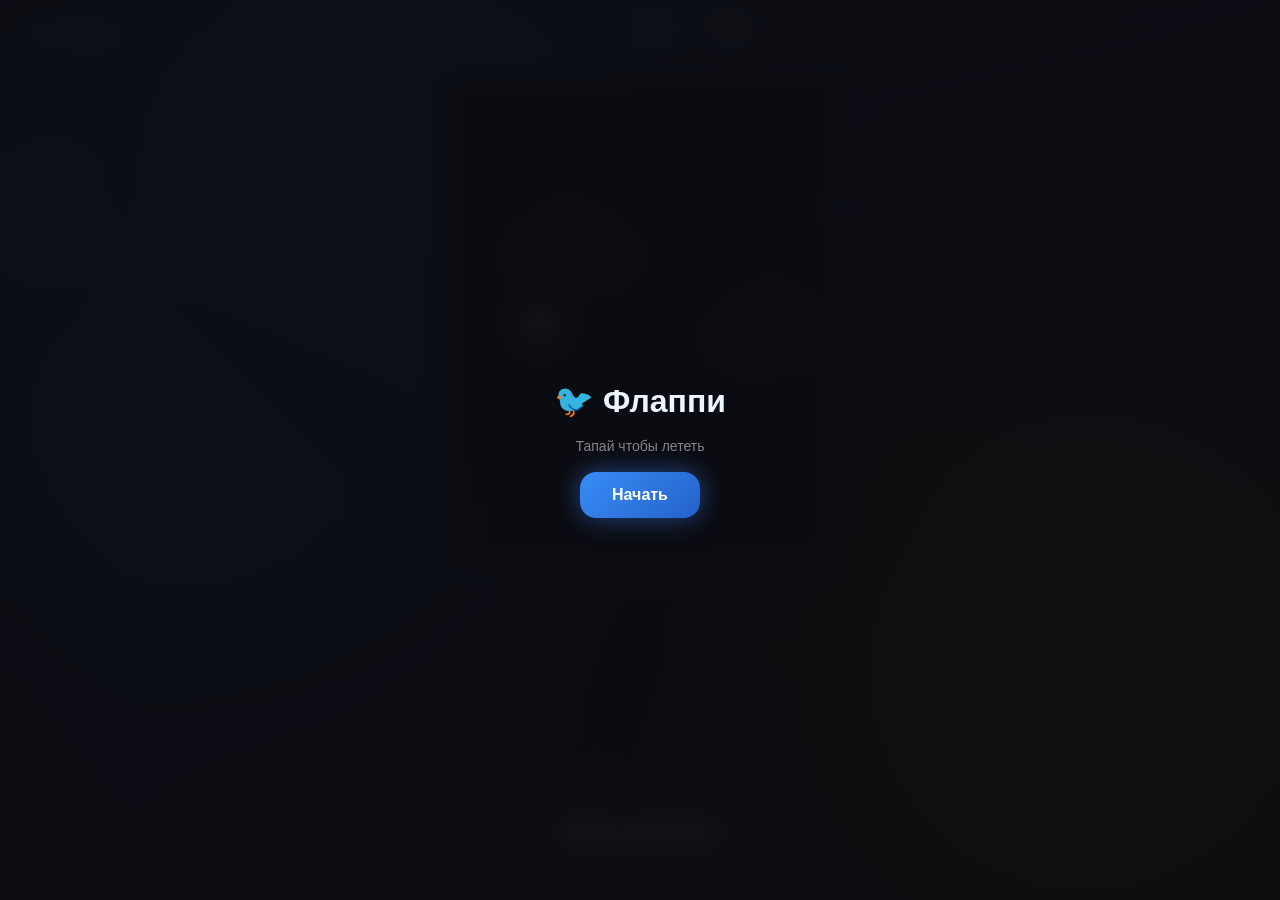
<file: games/flappy.html>
<!DOCTYPE html>
<html lang="ru">
<head>
<meta charset="UTF-8">
<meta name="viewport" content="width=device-width,initial-scale=1,maximum-scale=1,user-scalable=no,viewport-fit=cover">
<title>Флаппи — LEGIT</title>
<style>
:root{
  --g: inset 0 0 0 1px rgba(255,255,255,.03),
       inset 1.8px 3px 0 -2px rgba(255,255,255,.27),
       inset -2px -2px 0 -2px rgba(255,255,255,.24),
       0 6px 16px rgba(0,0,0,.4);
}
*{margin:0;padding:0;box-sizing:border-box;-webkit-tap-highlight-color:transparent;
  font-family:-apple-system,'SF Pro Display',Inter,sans-serif;}
html,body{width:100%;height:100%;overflow:hidden;background:#000;touch-action:none;
  padding-top:env(safe-area-inset-top);padding-bottom:env(safe-area-inset-bottom);}

/* bg */
.bg{position:fixed;inset:0;z-index:0;overflow:hidden;}
.bg::before{content:'';position:absolute;inset:-50%;width:200%;height:200%;
  background:conic-gradient(from 0deg at 30% 40%,
    rgba(29,78,216,0) 0deg,rgba(37,99,235,.3) 60deg,
    rgba(29,78,216,0) 120deg,rgba(79,70,229,.22) 180deg,
    rgba(37,99,235,0) 240deg,rgba(29,78,216,.18) 300deg,
    rgba(29,78,216,0) 360deg);
  animation:spin 16s linear infinite;}
@keyframes spin{to{transform:rotate(360deg);}}
.blob{position:absolute;border-radius:50%;filter:blur(80px);}
.b1{width:60vw;height:60vw;background:rgba(37,99,235,.4);top:-10%;left:-10%;animation:bm1 20s ease-in-out infinite alternate;}
.b2{width:50vw;height:50vw;background:rgba(245,158,11,.25);bottom:-10%;right:-10%;animation:bm2 24s ease-in-out infinite alternate;}
@keyframes bm1{to{transform:translate(10vw,15vh) scale(1.2);}}
@keyframes bm2{to{transform:translate(-8vw,-10vh) scale(.85);}}

/* shell */
.shell{position:relative;z-index:1;width:100%;height:100%;
  display:flex;flex-direction:column;align-items:center;}

.topbar{width:100%;display:flex;align-items:center;padding:10px 16px;gap:12px;}
.back{font-size:14px;font-weight:700;color:rgba(96,165,250,.9);text-decoration:none;}
.scores{display:flex;gap:10px;flex:1;justify-content:center;}
.chip{background:rgba(255,255,255,.06);border:.5px solid rgba(59,130,246,.25);
  border-radius:12px;padding:6px 16px;text-align:center;box-shadow:var(--g);}
.chip label{display:block;font-size:8px;color:rgba(255,255,255,.4);
  text-transform:uppercase;letter-spacing:1px;}
.chip span{font-size:18px;font-weight:900;color:#60a5fa;}

/* canvas */
#cv{border-radius:14px;border:.5px solid rgba(59,130,246,.3);
  box-shadow:0 0 28px rgba(37,99,235,.25),var(--g);display:block;margin-top:10px;}

/* jump button */
.jump-wrap{padding:16px;width:100%;max-width:360px;flex:1;display:flex;align-items:flex-end;margin-bottom:10px;}
.jump-btn{width:100%;height:80px;border-radius:20px;font-size:32px;font-weight:900;
  display:flex;align-items:center;justify-content:center;
  background:rgba(59,130,246,.12);border:.5px solid rgba(59,130,246,.3);
  color:#fff;box-shadow:var(--g);transition:transform .1s,background .1s;user-select:none;}
.jump-btn:active,.jump-btn.press{transform:scale(.94);background:rgba(59,130,246,.32);}

/* overlay */
.ov{position:fixed;inset:0;z-index:99;display:flex;flex-direction:column;
  align-items:center;justify-content:center;gap:18px;
  background:rgba(0,0,15,.85);backdrop-filter:blur(12px);}
.ov.hide{display:none;}
.ov h2{font-size:32px;font-weight:900;color:#fff;}
.ov p{font-size:14px;color:rgba(255,255,255,.5);}
.btn-group { display: flex; gap: 12px; margin-top: 10px; }
.btn{padding:14px 32px;border-radius:16px;font-size:16px;font-weight:800;
  color:#fff;border:none;cursor:pointer;
  background:linear-gradient(135deg,#1d4ed8,#3b82f6);
  box-shadow:0 0 24px rgba(59,130,246,.5);}
.btn:active{transform:scale(.93);}
.btn-exit{padding:14px 32px;border-radius:16px;font-size:16px;font-weight:800;
  color:#fff;border:none;cursor:pointer; text-decoration: none; display: flex; align-items: center; justify-content: center;
  background:rgba(255,255,255,0.1);
  box-shadow:var(--g);}
.btn-exit:active{transform:scale(.93);}
</style>
<script src="https://telegram.org/js/telegram-web-app.js"></script><style>html,body{background:#0c0d11}.back{color:#9bc8ff}.btn,.btn-start{background:linear-gradient(135deg,#388cf6,#2462ca)!important;color:#fff!important}.ov{background:rgba(12,13,17,.94)!important}.ov h2{color:#edf5ff}.btn-exit,.back{min-height:44px;display:inline-flex;align-items:center;justify-content:center}a:focus-visible,button:focus-visible{outline:3px solid #89baff;outline-offset:3px}@media(prefers-reduced-motion:reduce){.blob{animation:none!important}}</style></head>
<body>
<div class="bg"><div class="blob b1"></div><div class="blob b2"></div></div>

<div class="shell">
  <div class="topbar">
    <a href="../index.html#games" class="back">← На главную</a>
    <div class="scores">
      <div class="chip"><label>Счет</label><span id="sc">0</span></div>
      <div class="chip"><label>Рекорд</label><span id="bs">0</span></div>
    </div>
  </div>

  <canvas id="cv"></canvas>

  <div class="jump-wrap">
    <div class="jump-btn" id="btnJ">ПРЫЖОК!</div>
  </div>
</div>

<div class="ov" id="ovS">
  <h2>🐦 Флаппи</h2>
  <p>Тапай чтобы лететь</p>
  <button class="btn" id="btnS">Начать</button>
</div>
<div class="ov hide" id="ovO">
  <h2>Конец игры!</h2>
  <p id="ot">Счет: 0</p>
  <div class="btn-group">
    <a href="../index.html#games" class="btn-exit">Выйти</a>
    <button class="btn" id="btnR">Еще раз</button>
  </div>
</div>

<script>
const cv = document.getElementById('cv');
const ctx = cv.getContext('2d');

const W = Math.min(window.innerWidth - 32, 400);
const H = Math.min(window.innerHeight * 0.55, 600);
cv.width = W; cv.height = H;

let bird, pipes, particles, score, best=0, running=false, raf, frameC=0;
const GRAVITY = 0.55, JUMP = -8.5, SPEED = 3.5, PIPE_W = 60, GAP = 170;

function init(){
  bird = { x:W*0.25, y:H/2, vy:0, rot:0 };
  pipes = []; particles = []; score = 0; frameC = 0;
  document.getElementById('sc').textContent=0;
  spawnPipe(W); spawnPipe(W + (W/2) + (PIPE_W/2));
}

function spawnPipe(x){
  const top = 60 + Math.random()*(H - GAP - 120);
  pipes.push({ x, top, passed:false });
}

function jump(){
  if(!running) return;
  bird.vy = JUMP;
  for(let i=0;i<5;i++){
    particles.push({
      x:bird.x-10, y:bird.y,
      vx:(Math.random()-.5)*4-2, vy:(Math.random()-.5)*4,
      l:20+Math.random()*15
    });
  }
}

function update(){
  frameC++;
  bird.vy += GRAVITY; bird.y += bird.vy;
  bird.rot = Math.min(Math.max(bird.vy * 0.08, -0.5), 0.5);

  if(bird.y + 12 > H || bird.y - 12 < 0) { endGame(); return; }

  for(let i=0; i<pipes.length; i++){
    const p = pipes[i];
    p.x -= SPEED;
    if(bird.x + 12 > p.x && bird.x - 12 < p.x + PIPE_W){
      if(bird.y - 12 < p.top || bird.y + 12 > p.top + GAP){ endGame(); return; }
    }
    if(!p.passed && p.x + PIPE_W < bird.x){
      p.passed = true; score++; best = Math.max(score, best);
      document.getElementById('sc').textContent=score;
      document.getElementById('bs').textContent=best;
    }
  }

  if(pipes[0] && pipes[0].x + PIPE_W < 0){
    pipes.shift();
    spawnPipe(pipes[pipes.length-1].x + (W/2) + (PIPE_W/2));
  }

  for(let i=particles.length-1; i>=0; i--){
    particles[i].x += particles[i].vx;
    particles[i].y += particles[i].vy;
    particles[i].l--;
    if(particles[i].l <= 0) particles.splice(i,1);
  }
}

function draw(){
  const sky=ctx.createLinearGradient(0,0,0,H);
  sky.addColorStop(0,'rgba(0,10,25,0.95)'); sky.addColorStop(1,'rgba(0,15,45,0.95)');
  ctx.fillStyle=sky; ctx.fillRect(0,0,W,H);

  ctx.fillStyle='rgba(59,130,246,0.05)';
  for(let i=0; i<3; i++){
    const cx = ((frameC*0.5 + i*200) % (W+200)) - 100;
    const cy = 100 + i*80;
    ctx.beginPath(); ctx.arc(cx,cy,40,0,Math.PI*2); ctx.arc(cx+30,cy-10,50,0,Math.PI*2); ctx.arc(cx+70,cy,35,0,Math.PI*2); ctx.fill();
  }

  particles.forEach(p=>{
    ctx.fillStyle=`rgba(96,165,250,${p.l/35})`;
    ctx.beginPath(); ctx.arc(p.x,p.y,3,0,Math.PI*2); ctx.fill();
  });

  pipes.forEach(p=>{
    const g=ctx.createLinearGradient(p.x,0,p.x+PIPE_W,0);
    g.addColorStop(0,'#1e3a8a'); g.addColorStop(0.5,'#3b82f6'); g.addColorStop(1,'#1e3a8a');
    ctx.fillStyle=g; ctx.fillRect(p.x,0,PIPE_W,p.top-20);
    ctx.fillStyle='#2563eb'; ctx.fillRect(p.x-4,p.top-20,PIPE_W+8,20);
    ctx.strokeStyle='rgba(255,255,255,0.2)'; ctx.strokeRect(p.x-4,p.top-20,PIPE_W+8,20);
    ctx.fillStyle='#2563eb'; ctx.fillRect(p.x-4,p.top+GAP,PIPE_W+8,20);
    ctx.strokeStyle='rgba(255,255,255,0.2)'; ctx.strokeRect(p.x-4,p.top+GAP,PIPE_W+8,20);
    ctx.fillStyle=g; ctx.fillRect(p.x,p.top+GAP+20,PIPE_W,H-(p.top+GAP+20));
  });

  ctx.save();
  ctx.translate(bird.x, bird.y); ctx.rotate(bird.rot);
  ctx.shadowColor='#60a5fa'; ctx.shadowBlur=12;
  ctx.fillStyle='#fff'; ctx.beginPath(); ctx.arc(0,0,13,0,Math.PI*2); ctx.fill();
  ctx.shadowBlur=0;
  ctx.fillStyle='rgba(0,0,0,0.2)'; ctx.beginPath(); ctx.arc(0,2,11,0,Math.PI*2); ctx.fill();
  const wingY = (bird.vy < 0) ? 6 : -4;
  ctx.fillStyle='#60a5fa'; ctx.beginPath(); ctx.ellipse(-6,wingY,10,5,0.2,0,Math.PI*2); ctx.fill();
  ctx.fillStyle='#000'; ctx.beginPath(); ctx.arc(6,-5,4,0,Math.PI*2); ctx.fill();
  ctx.fillStyle='#fff'; ctx.beginPath(); ctx.arc(7,-6,1.5,0,Math.PI*2); ctx.fill();
  ctx.fillStyle='#f59e0b'; ctx.beginPath(); ctx.moveTo(11,-1); ctx.lineTo(19,2); ctx.lineTo(11,5); ctx.fill();
  ctx.restore();
}

function loop(){
  if(!running) return;
  raf=requestAnimationFrame(loop); update(); draw();
}

function startGame(){
  running=false; cancelAnimationFrame(raf);
  init(); running=true;
  document.getElementById('ovS').classList.add('hide');
  document.getElementById('ovO').classList.add('hide');
  raf=requestAnimationFrame(loop);
}

function endGame(){
  running=false; cancelAnimationFrame(raf);
  document.getElementById('ot').textContent='Итоговый счет: '+score;
  document.getElementById('ovO').classList.remove('hide');
}

function onJump(e){
  e.preventDefault();
  if(!running){
    if(document.getElementById('ovS').classList.contains('hide') && !document.getElementById('ovO').classList.contains('hide')){
      // Wait for button
    } else { startGame(); }
  } else { jump(); }
}
document.getElementById('btnJ').addEventListener('touchstart', onJump, {passive:false});
document.getElementById('btnJ').addEventListener('mousedown', onJump);
cv.addEventListener('touchstart', onJump, {passive:false});
cv.addEventListener('mousedown', onJump);
document.addEventListener('keydown', e => { if(e.code==='Space') onJump(e); });

document.getElementById('btnS').addEventListener('click', startGame);
document.getElementById('btnR').addEventListener('click', startGame);

init(); draw();
</script>
<script>(function(){var app=window.Telegram&&window.Telegram.WebApp;if(!app||!app.initData)return;app.ready();app.expand();if(app.isVersionAtLeast('6.1')){app.setHeaderColor('#0c0d11');app.setBackgroundColor('#0c0d11');app.BackButton.show();app.BackButton.onClick(function(){location.href='../index.html#games';});}})();</script></body>
</html>
</file>
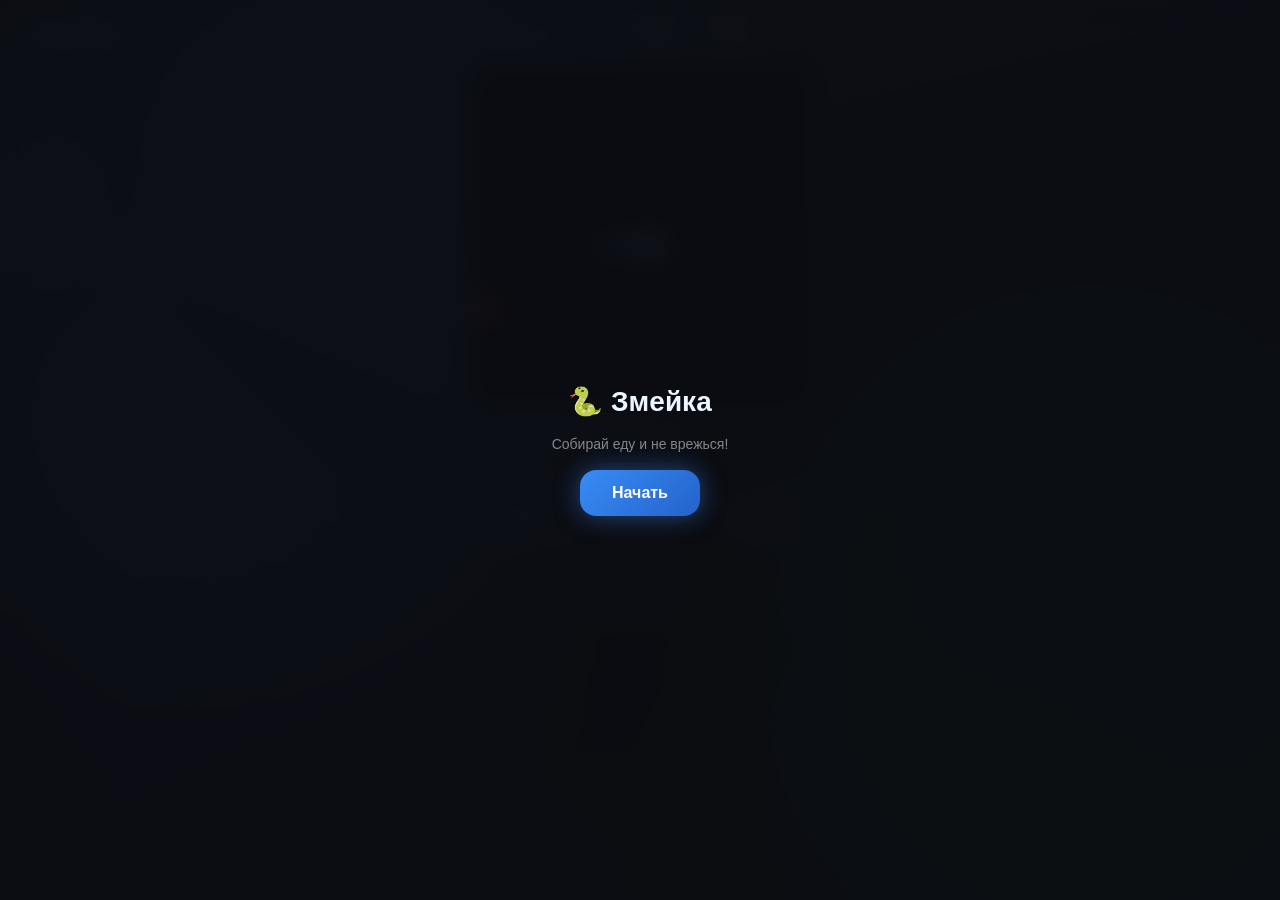
<file: games/snake.html>
<!DOCTYPE html>
<html lang="ru">
<head>
<meta charset="UTF-8">
<meta name="viewport" content="width=device-width,initial-scale=1,maximum-scale=1,user-scalable=no,viewport-fit=cover">
<title>Змейка — LEGIT</title>
<style>
:root{
  --g: inset 0 0 0 1px rgba(255,255,255,.03),
       inset 1.8px 3px 0 -2px rgba(255,255,255,.27),
       inset -2px -2px 0 -2px rgba(255,255,255,.24),
       0 6px 16px rgba(0,0,0,.4);
}
*{margin:0;padding:0;box-sizing:border-box;-webkit-tap-highlight-color:transparent;
  font-family:-apple-system,'SF Pro Display',Inter,sans-serif;}
html,body{width:100%;height:100%;overflow:hidden;background:#000;touch-action:none;
  padding-top:env(safe-area-inset-top);padding-bottom:env(safe-area-inset-bottom);}

/* bg */
.bg{position:fixed;inset:0;z-index:0;overflow:hidden;}
.bg::before{content:'';position:absolute;inset:-50%;width:200%;height:200%;
  background:conic-gradient(from 0deg at 30% 40%,
    rgba(29,78,216,0) 0deg,rgba(37,99,235,.3) 60deg,
    rgba(29,78,216,0) 120deg,rgba(79,70,229,.22) 180deg,
    rgba(37,99,235,0) 240deg,rgba(29,78,216,.18) 300deg,
    rgba(29,78,216,0) 360deg);
  animation:spin 16s linear infinite;}
@keyframes spin{to{transform:rotate(360deg);}}
.blob{position:absolute;border-radius:50%;filter:blur(80px);}
.b1{width:60vw;height:60vw;background:rgba(37,99,235,.4);top:-10%;left:-10%;animation:bm1 20s ease-in-out infinite alternate;}
.b2{width:50vw;height:50vw;background:rgba(16,185,129,.25);bottom:-10%;right:-10%;animation:bm2 24s ease-in-out infinite alternate;}
@keyframes bm1{to{transform:translate(10vw,15vh) scale(1.2);}}
@keyframes bm2{to{transform:translate(-8vw,-10vh) scale(.85);}}

/* shell */
.shell{position:relative;z-index:1;width:100%;height:100%;
  display:flex;flex-direction:column;align-items:center;}

.topbar{width:100%;display:flex;align-items:center;padding:10px 16px;gap:12px;}
.back{font-size:14px;font-weight:700;color:rgba(96,165,250,.9);text-decoration:none;}
.scores{display:flex;gap:10px;flex:1;justify-content:center;}
.chip{background:rgba(255,255,255,.06);border:.5px solid rgba(59,130,246,.25);
  border-radius:12px;padding:6px 16px;text-align:center;box-shadow:var(--g);}
.chip label{display:block;font-size:8px;color:rgba(255,255,255,.4);
  text-transform:uppercase;letter-spacing:1px;}
.chip span{font-size:18px;font-weight:900;color:#60a5fa;}

/* canvas */
#cv{border-radius:14px;border:.5px solid rgba(59,130,246,.3);
  box-shadow:0 0 28px rgba(37,99,235,.25),var(--g);display:block;}

/* dpad */
.dpad{display:grid;
  grid-template-areas:". u ." "l c r" ". d .";
  grid-template-columns:1fr 1fr 1fr;
  gap:8px;padding:12px 16px;width:100%;max-width:360px;}
.dc{height:62px;border-radius:16px;font-size:26px;
  display:flex;align-items:center;justify-content:center;
  background:rgba(59,130,246,.1);border:.5px solid rgba(59,130,246,.25);
  color:#fff;box-shadow:var(--g);transition:transform .1s,background .1s;user-select:none;}
.dc:active,.dc.press{transform:scale(.84);background:rgba(59,130,246,.32);}
.du{grid-area:u;} .dl{grid-area:l;} .dr{grid-area:r;} .dd{grid-area:d;}
.dc.center{grid-area:c;font-size:14px;font-weight:700;color:rgba(255,255,255,.4);}

/* overlay */
.ov{position:fixed;inset:0;z-index:99;display:flex;flex-direction:column;
  align-items:center;justify-content:center;gap:18px;
  background:rgba(0,0,15,.85);backdrop-filter:blur(12px);}
.ov.hide{display:none;}
.ov h2{font-size:28px;font-weight:900;color:#fff;}
.ov p{font-size:14px;color:rgba(255,255,255,.5);}
.btn-group { display: flex; gap: 12px; margin-top: 10px; }
.btn{padding:14px 32px;border-radius:16px;font-size:16px;font-weight:800;
  color:#fff;border:none;cursor:pointer;
  background:linear-gradient(135deg,#1d4ed8,#3b82f6);
  box-shadow:0 0 24px rgba(59,130,246,.5);}
.btn:active{transform:scale(.93);}
.btn-exit{padding:14px 32px;border-radius:16px;font-size:16px;font-weight:800;
  color:#fff;border:none;cursor:pointer; text-decoration: none; display: flex; align-items: center; justify-content: center;
  background:rgba(255,255,255,0.1);
  box-shadow:var(--g);}
.btn-exit:active{transform:scale(.93);}
</style>
<script src="https://telegram.org/js/telegram-web-app.js"></script><style>html,body{background:#0c0d11}.back{color:#9bc8ff}.btn,.btn-start{background:linear-gradient(135deg,#388cf6,#2462ca)!important;color:#fff!important}.ov{background:rgba(12,13,17,.94)!important}.ov h2{color:#edf5ff}.btn-exit,.back{min-height:44px;display:inline-flex;align-items:center;justify-content:center}a:focus-visible,button:focus-visible{outline:3px solid #89baff;outline-offset:3px}@media(prefers-reduced-motion:reduce){.blob{animation:none!important}}</style></head>
<body>
<div class="bg"><div class="blob b1"></div><div class="blob b2"></div></div>

<div class="shell">
  <div class="topbar">
    <a href="../index.html#games" class="back">← На главную</a>
    <div class="scores">
      <div class="chip"><label>Счет</label><span id="sc">0</span></div>
      <div class="chip"><label>Длина</label><span id="ln">3</span></div>
    </div>
  </div>

  <canvas id="cv"></canvas>

  <div class="dpad">
    <div class="dc du" id="dU">↑</div>
    <div class="dc dl" id="dL">←</div>
    <div class="dc center">D-PAD</div>
    <div class="dc dr" id="dR">→</div>
    <div class="dc dd" id="dD">↓</div>
  </div>
</div>

<div class="ov" id="ovS">
  <h2>🐍 Змейка</h2>
  <p>Собирай еду и не врежься!</p>
  <button class="btn" id="btnS">Начать</button>
</div>
<div class="ov hide" id="ovO">
  <h2>Конец игры!</h2>
  <p id="ot">Счет: 0</p>
  <div class="btn-group">
    <a href="../index.html#games" class="btn-exit">Выйти</a>
    <button class="btn" id="btnR">Еще раз</button>
  </div>
</div>

<script>
const cv = document.getElementById('cv');
const ctx = cv.getContext('2d');

// Responsive canvas
const SZ = Math.min(window.innerWidth - 32, window.innerHeight * 0.5, 340);
cv.width = cv.height = SZ;
const GRID = 16;
const CS = SZ / GRID;

// ── state ──────────────────────────────────────────────────
let snake, vx, vy, nvx, nvy, fx, fy, score, running, raf, lastT;
const SPEED = 130;

function init(){
  snake = [{x:8,y:8},{x:7,y:8},{x:6,y:8}];
  vx=1; vy=0; nvx=1; nvy=0;
  score=0; placeFood();
  document.getElementById('sc').textContent=0;
  document.getElementById('ln').textContent=3;
}

function placeFood(){
  do{ fx=Math.floor(Math.random()*GRID); fy=Math.floor(Math.random()*GRID); }
  while(snake.some(s=>s.x===fx&&s.y===fy));
}

// ── draw ───────────────────────────────────────────────────
function draw(){
  ctx.fillStyle='rgba(0,6,18,.95)'; ctx.fillRect(0,0,SZ,SZ);
  ctx.strokeStyle='rgba(59,130,246,.055)'; ctx.lineWidth=.5;
  for(let i=0;i<=GRID;i++){
    ctx.beginPath();ctx.moveTo(i*CS,0);ctx.lineTo(i*CS,SZ);ctx.stroke();
    ctx.beginPath();ctx.moveTo(0,i*CS);ctx.lineTo(SZ,i*CS);ctx.stroke();
  }
  ctx.save();
  ctx.shadowColor='#f43f5e'; ctx.shadowBlur=18;
  const fx2=fx*CS+CS/2, fy2=fy*CS+CS/2, fr=CS/2-2;
  ctx.fillStyle='#f43f5e';
  ctx.beginPath(); ctx.arc(fx2,fy2,fr,0,Math.PI*2); ctx.fill();
  ctx.restore();
  snake.forEach((s,i)=>{
    const ratio=1-i/snake.length;
    const alpha=.55+ratio*.45;
    ctx.save();
    if(i===0){ ctx.shadowColor='#60a5fa'; ctx.shadowBlur=14; }
    ctx.fillStyle=i===0
      ? '#60a5fa'
      : `rgba(${37+Math.round(ratio*22)},${99+Math.round(ratio*31)},${235},${alpha})`;
    const pad=i===0?1:2;
    const r=i===0?5:4;
    ctx.beginPath();
    ctx.roundRect(s.x*CS+pad, s.y*CS+pad, CS-pad*2, CS-pad*2, r);
    ctx.fill();
    ctx.restore();
  });
}

// ── loop ───────────────────────────
function step(ts){
  if(!running){return;}
  raf=requestAnimationFrame(step);
  if(ts-lastT < SPEED){draw();return;}
  lastT=ts;

  vx=nvx; vy=nvy;
  const head={x:snake[0].x+vx, y:snake[0].y+vy};
  
  if(head.x<0||head.x>=GRID||head.y<0||head.y>=GRID){endGame();return;}
  if(snake.some(s=>s.x===head.x&&s.y===head.y)){endGame();return;}

  snake.unshift(head);
  if(head.x===fx&&head.y===fy){
    score+=10; placeFood();
    document.getElementById('sc').textContent=score;
    document.getElementById('ln').textContent=snake.length;
  } else {
    snake.pop();
  }
  draw();
}

function startGame(){
  running=false; cancelAnimationFrame(raf);
  init(); running=true;
  document.getElementById('ovS').classList.add('hide');
  document.getElementById('ovO').classList.add('hide');
  lastT=0; raf=requestAnimationFrame(step);
}
function endGame(){
  running=false; cancelAnimationFrame(raf);
  document.getElementById('ot').textContent='Счет: '+score;
  document.getElementById('ovO').classList.remove('hide');
}

function setDir(dx,dy){
  if(!running)return;
  if(dx!==0&&vx===-dx)return;
  if(dy!==0&&vy===-dy)return;
  nvx=dx; nvy=dy;
}

document.addEventListener('keydown',e=>{
  if(e.key==='ArrowUp')    setDir(0,-1);
  if(e.key==='ArrowDown')  setDir(0,1);
  if(e.key==='ArrowLeft')  setDir(-1,0);
  if(e.key==='ArrowRight') setDir(1,0);
});

function dBtn(id,dx,dy){
  const el=document.getElementById(id);
  el.addEventListener('touchstart',e=>{e.preventDefault();setDir(dx,dy);},{passive:false});
  el.addEventListener('mousedown',()=>setDir(dx,dy));
}
dBtn('dU',0,-1); dBtn('dD',0,1); dBtn('dL',-1,0); dBtn('dR',1,0);

let sx,sy;
cv.addEventListener('touchstart',e=>{
  sx=e.touches[0].clientX; sy=e.touches[0].clientY;
},{passive:true});
cv.addEventListener('touchend',e=>{
  const dx=e.changedTouches[0].clientX-sx, dy=e.changedTouches[0].clientY-sy;
  if(Math.abs(dx)>Math.abs(dy)){
    if(dx>20)setDir(1,0); else if(dx<-20)setDir(-1,0);
  } else {
    if(dy>20)setDir(0,1); else if(dy<-20)setDir(0,-1);
  }
},{passive:true});

document.getElementById('btnS').addEventListener('click',startGame);
document.getElementById('btnR').addEventListener('click',startGame);

init(); draw();
</script>
<script>(function(){var app=window.Telegram&&window.Telegram.WebApp;if(!app||!app.initData)return;app.ready();app.expand();if(app.isVersionAtLeast('6.1')){app.setHeaderColor('#0c0d11');app.setBackgroundColor('#0c0d11');app.BackButton.show();app.BackButton.onClick(function(){location.href='../index.html#games';});}})();</script></body>
</html>
</file>
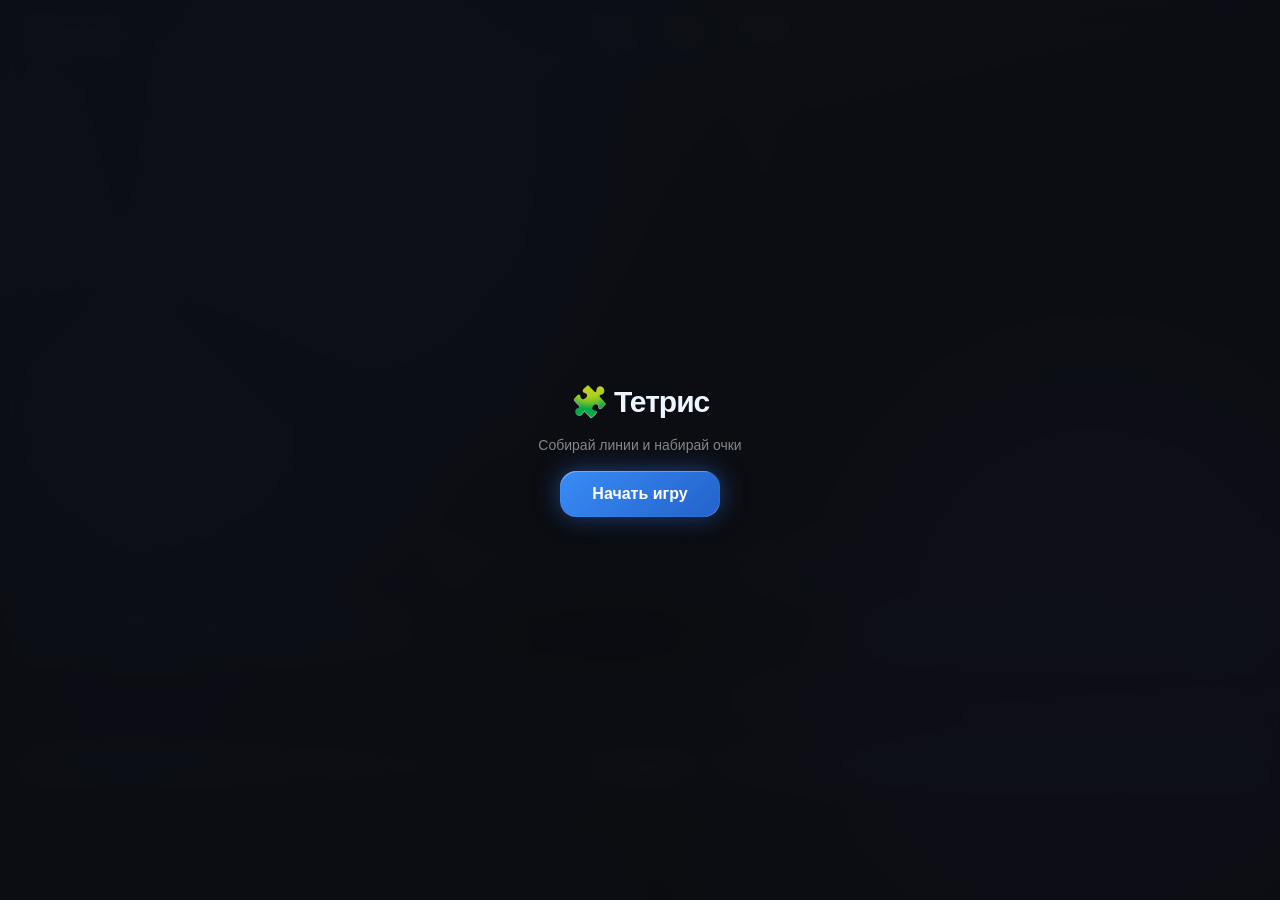
<file: games/tetris.html>
<!DOCTYPE html>
<html lang="ru">
<head>
<meta charset="UTF-8">
<meta name="viewport" content="width=device-width,initial-scale=1,maximum-scale=1,user-scalable=no,viewport-fit=cover">
<title>Тетрис — LEGIT</title>
<style>
:root{
  --g: inset 0 0 0 1px rgba(255,255,255,.03),
       inset 1.8px 3px 0 -2px rgba(255,255,255,.27),
       inset -2px -2px 0 -2px rgba(255,255,255,.24),
       0 6px 16px rgba(0,0,0,.4);
}
*{margin:0;padding:0;box-sizing:border-box;-webkit-tap-highlight-color:transparent;
  font-family:-apple-system,'SF Pro Display',Inter,sans-serif;}
html,body{width:100%;height:100%;overflow:hidden;background:#000;
  touch-action:none;
  padding-top:env(safe-area-inset-top);
  padding-bottom:env(safe-area-inset-bottom);}

/* ── background ── */
.bg{position:fixed;inset:0;z-index:0;overflow:hidden;}
.bg::before{content:'';position:absolute;inset:-50%;width:200%;height:200%;
  background:conic-gradient(from 0deg at 30% 40%,
    rgba(29,78,216,0) 0deg,rgba(37,99,235,.3) 60deg,
    rgba(29,78,216,0) 120deg,rgba(79,70,229,.22) 180deg,
    rgba(37,99,235,0) 240deg,rgba(29,78,216,.18) 300deg,
    rgba(29,78,216,0) 360deg);
  animation:spin 16s linear infinite;}
@keyframes spin{to{transform:rotate(360deg);}}
.blob{position:absolute;border-radius:50%;filter:blur(80px);}
.b1{width:60vw;height:60vw;background:rgba(37,99,235,.4);top:-15%;left:-15%;animation:b1m 18s ease-in-out infinite alternate;}
.b2{width:50vw;height:50vw;background:rgba(99,102,241,.35);bottom:-10%;right:-10%;animation:b2m 22s ease-in-out infinite alternate;}
@keyframes b1m{to{transform:translate(12vw,18vh) scale(1.2);}}
@keyframes b2m{to{transform:translate(-10vw,-12vh) scale(.85);}}

/* ── layout ── */
.shell{position:relative;z-index:1;width:100%;height:100%;
  display:flex;flex-direction:column;align-items:center;}

.topbar{width:100%;display:flex;align-items:center;padding:10px 16px;gap:12px;}
.back{font-size:14px;font-weight:700;color:rgba(96,165,250,.9);text-decoration:none;flex-shrink:0;}
.scores{display:flex;gap:10px;flex:1;justify-content:center;}
.chip{background:rgba(255,255,255,.06);border:.5px solid rgba(59,130,246,.25);
  border-radius:12px;padding:6px 14px;text-align:center;box-shadow:var(--g);}
.chip label{display:block;font-size:8px;color:rgba(255,255,255,.4);
  text-transform:uppercase;letter-spacing:1px;}
.chip span{font-size:18px;font-weight:900;color:#60a5fa;}

.game-area{display:flex;align-items:flex-start;gap:10px;padding:0 12px;}
#cv{border-radius:14px;border:.5px solid rgba(59,130,246,.3);
  box-shadow:0 0 28px rgba(37,99,235,.25),var(--g);display:block;}

/* ── controls ── */
.ctrl{display:grid;
  grid-template-areas:". u ." "l . r" ". d .";
  grid-template-columns:1fr 1fr 1fr;
  gap:8px;padding:10px 12px;width:100%;}
.c{height:58px;border-radius:16px;font-size:22px;
  display:flex;align-items:center;justify-content:center;
  background:rgba(59,130,246,.1);border:.5px solid rgba(59,130,246,.25);
  color:#fff;box-shadow:var(--g);transition:transform .1s,background .1s;
  user-select:none;}
.c:active{transform:scale(.86);background:rgba(59,130,246,.3);}
.cu{grid-area:u;} .cl{grid-area:l;} .cr{grid-area:r;} .cd{grid-area:d;}
.rot-row{padding:0 12px 8px;width:100%;}
.rot-btn{width:100%;height:50px;border-radius:14px;font-size:14px;font-weight:700;
  display:flex;align-items:center;justify-content:center;gap:6px;
  background:rgba(59,130,246,.12);border:.5px solid rgba(59,130,246,.3);
  color:#60a5fa;box-shadow:var(--g);user-select:none;}
.rot-btn:active{background:rgba(59,130,246,.28);}

/* ── overlays ── */
.ov{position:fixed;inset:0;z-index:99;display:flex;flex-direction:column;
  align-items:center;justify-content:center;gap:18px;
  background:rgba(0,0,15,.85);backdrop-filter:blur(12px);}
.ov.hide{display:none;}
.ov h2{font-size:30px;font-weight:900;color:#fff;letter-spacing:-1px;}
.ov p{font-size:14px;color:rgba(255,255,255,.5);}
.btn-group { display: flex; gap: 12px; margin-top: 10px; }
.btn-start{padding:14px 32px;border-radius:16px;font-size:16px;font-weight:800;
  color:#fff;border:none;cursor:pointer;
  background:linear-gradient(135deg,#1d4ed8,#3b82f6);
  box-shadow:0 0 24px rgba(59,130,246,.5),var(--g);}
.btn-start:active{transform:scale(.93);}
.btn-exit{padding:14px 32px;border-radius:16px;font-size:16px;font-weight:800;
  color:#fff;border:none;cursor:pointer; text-decoration: none; display: flex; align-items: center; justify-content: center;
  background:rgba(255,255,255,0.1);
  box-shadow:var(--g);}
.btn-exit:active{transform:scale(.93);}
</style>
<script src="https://telegram.org/js/telegram-web-app.js"></script><style>html,body{background:#0c0d11}.back{color:#9bc8ff}.btn,.btn-start{background:linear-gradient(135deg,#388cf6,#2462ca)!important;color:#fff!important}.ov{background:rgba(12,13,17,.94)!important}.ov h2{color:#edf5ff}.btn-exit,.back{min-height:44px;display:inline-flex;align-items:center;justify-content:center}a:focus-visible,button:focus-visible{outline:3px solid #89baff;outline-offset:3px}@media(prefers-reduced-motion:reduce){.blob{animation:none!important}}</style></head>
<body>
<div class="bg"><div class="blob b1"></div><div class="blob b2"></div></div>

<div class="shell">
  <div class="topbar">
    <a href="../index.html#games" class="back">← На главную</a>
    <div class="scores">
      <div class="chip"><label>Счет</label><span id="sc">0</span></div>
      <div class="chip"><label>Линии</label><span id="ln">0</span></div>
      <div class="chip"><label>Уровень</label><span id="lv">1</span></div>
    </div>
  </div>

  <div class="game-area">
    <canvas id="cv"></canvas>
  </div>

  <div class="ctrl">
    <div class="c cu" id="bU">↑</div>
    <div class="c cl" id="bL">←</div>
    <div class="c cr" id="bR">→</div>
    <div class="c cd" id="bD">↓</div>
  </div>
  <div class="rot-row">
    <div class="rot-btn" id="bRot">↻ &nbsp;Поворот</div>
  </div>
</div>

<!-- overlays -->
<div class="ov" id="ovStart">
  <h2>🧩 Тетрис</h2>
  <p>Собирай линии и набирай очки</p>
  <button class="btn-start" id="btnS">Начать игру</button>
</div>
<div class="ov hide" id="ovOver">
  <h2>Игра окончена!</h2>
  <p id="ovTxt">Счет: 0</p>
  <div class="btn-group">
    <a href="../index.html#games" class="btn-exit">Выйти</a>
    <button class="btn-start" id="btnR">Еще раз</button>
  </div>
</div>

<script>
// ── Canvas setup ───────────────────────────────────────────
const cv = document.getElementById('cv');
const ctx = cv.getContext('2d');
const COLS = 9, ROWS = 18, BS = Math.min(Math.floor((window.innerHeight * 0.52) / ROWS), 30);
cv.width  = COLS * BS;
cv.height = ROWS * BS;

// ── Colours ───────────────────────────────────────────────
const COLS_PAL = ['#1e40af','#1d4ed8','#2563eb','#3b82f6','#60a5fa','#93c5fd','#1e3a8a'];

// ── Pieces ────────────────────────────────────────────────
const SHAPES = [
  [[0,0,0,0],[1,1,1,1],[0,0,0,0],[0,0,0,0]], // I
  [[1,1],[1,1]],                              // O
  [[0,1,0],[1,1,1]],                          // T
  [[1,0,0],[1,1,1]],                          // L
  [[0,0,1],[1,1,1]],                          // J
  [[0,1,1],[1,1,0]],                          // S
  [[1,1,0],[0,1,1]]                           // Z
];

// ── State ─────────────────────────────────────────────────
let board, piece, score, lines, level, speed, lastDrop, running, raf;

function newBoard(){ board = Array.from({length:ROWS}, ()=>Array(COLS).fill(0)); }

function newPiece(){
  const i = Math.floor(Math.random() * SHAPES.length);
  const s = SHAPES[i].map(r=>[...r]);
  piece = { s, x: Math.floor(COLS/2) - Math.floor(s[0].length/2), y: -1, c: i };
  if(hit(0,1)) endGame();
}

function hit(dx, dy, sh){
  sh = sh || piece.s;
  for(let r=0;r<sh.length;r++) for(let c=0;c<sh[r].length;c++){
    if(!sh[r][c]) continue;
    const nx = piece.x+c+dx, ny = piece.y+r+dy;
    if(nx<0||nx>=COLS||ny>=ROWS) return true;
    if(ny>=0 && board[ny][nx]) return true;
  }
  return false;
}

function lock(){
  piece.s.forEach((row,r)=>row.forEach((v,c)=>{
    if(v && piece.y+r>=0) board[piece.y+r][piece.x+c] = piece.c+1;
  }));
  let cleared=0;
  for(let r=ROWS-1;r>=0;r--){
    if(board[r].every(v=>v)){board.splice(r,1);board.unshift(Array(COLS).fill(0));cleared++;r++;}
  }
  lines+=cleared; score+=cleared?[0,100,300,500,800][cleared]*level:0;
  level=Math.floor(lines/10)+1; speed=Math.max(80,500-level*40);
  document.getElementById('sc').textContent=score;
  document.getElementById('ln').textContent=lines;
  document.getElementById('lv').textContent=level;
  newPiece();
}

function rotate(cw=true){
  const s=piece.s, rows=s.length, cols=s[0].length;
  let ns=[];
  if(cw){ for(let c=0;c<cols;c++){const row=[];for(let r=rows-1;r>=0;r--)row.push(s[r][c]);ns.push(row);} }
  else  { for(let c=cols-1;c>=0;c--){const row=[];for(let r=0;r<rows;r++)row.push(s[r][c]);ns.push(row);} }
  const old=piece.s; piece.s=ns;
  for(const kick of [0,-1,1,-2,2]){
    if(!hit(kick,0)){piece.x+=kick;return;}
  }
  piece.s=old;
}

// ── Draw ──────────────────────────────────────────────────
function drawBlock(x,y,ci,ghost){
  if(y<0)return;
  const px=x*BS, py=y*BS;
  if(ci===-1){
    ctx.fillStyle='rgba(0,8,24,.92)';ctx.fillRect(px,py,BS,BS);
    ctx.strokeStyle='rgba(59,130,246,.07)';ctx.lineWidth=.5;ctx.strokeRect(px+.5,py+.5,BS-1,BS-1);
    return;
  }
  if(ghost){
    ctx.fillStyle='rgba(96,165,250,.13)';ctx.fillRect(px+1,py+1,BS-2,BS-2);
    ctx.strokeStyle='rgba(96,165,250,.3)';ctx.lineWidth=1;ctx.strokeRect(px+1.5,py+1.5,BS-3,BS-3);
    return;
  }
  const g=ctx.createLinearGradient(px,py,px+BS,py+BS);
  g.addColorStop(0,COLS_PAL[ci]);
  g.addColorStop(1,lighten(COLS_PAL[ci],40));
  ctx.fillStyle=g; ctx.fillRect(px+1,py+1,BS-2,BS-2);
  ctx.strokeStyle='rgba(255,255,255,.18)'; ctx.lineWidth=1; ctx.strokeRect(px+1.5,py+1.5,BS-3,BS-3);
  ctx.fillStyle='rgba(255,255,255,.12)'; ctx.fillRect(px+3,py+3,BS/3,3);
}

function lighten(h,a){
  let r=parseInt(h.slice(1,3),16), g=parseInt(h.slice(3,5),16), b=parseInt(h.slice(5,7),16);
  return `rgb(${Math.min(r+a,255)},${Math.min(g+a,255)},${Math.min(b+a+10,255)})`;
}

function ghostY(){
  let gy=piece.y;
  while(!hit(0,gy-piece.y+1)) gy++;
  return gy;
}

function render(){
  // board
  for(let r=0;r<ROWS;r++) for(let c=0;c<COLS;c++) drawBlock(c,r,board[r][c]-1,false);
  // ghost
  const gy=ghostY();
  if(gy!==piece.y) piece.s.forEach((row,r)=>row.forEach((v,c)=>{if(v)drawBlock(piece.x+c,gy+r,-2,true);}));
  // piece
  piece.s.forEach((row,r)=>row.forEach((v,c)=>{if(v)drawBlock(piece.x+c,piece.y+r,piece.c);}));
}

// ── Game Loop ─────────────────────
function loop(ts){
  if(!running) return;
  raf = requestAnimationFrame(loop);
  if(ts - lastDrop > speed){ lastDrop=ts; if(!hit(0,1)) piece.y++; else lock(); }
  render();
}

function startGame(){
  newBoard(); score=0; lines=0; level=1; speed=500; running=true;
  document.getElementById('sc').textContent=0;
  document.getElementById('ln').textContent=0;
  document.getElementById('lv').textContent=1;
  document.getElementById('ovStart').classList.add('hide');
  document.getElementById('ovOver').classList.add('hide');
  newPiece();
  cancelAnimationFrame(raf);
  lastDrop=performance.now();
  raf=requestAnimationFrame(loop);
}

function endGame(){
  running=false; cancelAnimationFrame(raf);
  document.getElementById('ovTxt').textContent='Итоговый счет: '+score;
  document.getElementById('ovOver').classList.remove('hide');
}

// ── Input ─────────────────────────────────────────────────
function moveL(){ if(running&&!hit(-1,0)) piece.x--; }
function moveR(){ if(running&&!hit(1,0))  piece.x++; }
function moveD(){ if(running&&!hit(0,1))  piece.y++; else if(running){ lock(); } }
function rot()  { if(running) rotate(); }

// Keyboard
document.addEventListener('keydown',e=>{
  if(!running)return;
  if(e.key==='ArrowLeft')  moveL();
  if(e.key==='ArrowRight') moveR();
  if(e.key==='ArrowDown')  moveD();
  if(e.key==='ArrowUp'||e.key===' '){ e.preventDefault(); rot(); }
});

// Buttons
function addBtn(id,fn){
  const el=document.getElementById(id);
  el.addEventListener('touchstart',e=>{e.preventDefault();fn();},{passive:false});
  el.addEventListener('mousedown',fn);
}
addBtn('bL',moveL); addBtn('bR',moveR); addBtn('bD',moveD);
addBtn('bU',rot); addBtn('bRot',rot);

// Swipe on canvas
let tx,ty;
cv.addEventListener('touchstart',e=>{tx=e.touches[0].clientX;ty=e.touches[0].clientY;},{passive:true});
cv.addEventListener('touchend',e=>{
  if(!running)return;
  const dx=e.changedTouches[0].clientX-tx, dy=e.changedTouches[0].clientY-ty;
  if(Math.abs(dx)>Math.abs(dy)){
    if(dx<-20) moveL(); else if(dx>20) moveR();
  } else {
    if(dy>20) moveD(); else if(dy<-20) rot();
  }
},{passive:true});

document.getElementById('btnS').addEventListener('click',startGame);
document.getElementById('btnR').addEventListener('click',startGame);
</script>
<script>(function(){var app=window.Telegram&&window.Telegram.WebApp;if(!app||!app.initData)return;app.ready();app.expand();if(app.isVersionAtLeast('6.1')){app.setHeaderColor('#0c0d11');app.setBackgroundColor('#0c0d11');app.BackButton.show();app.BackButton.onClick(function(){location.href='../index.html#games';});}})();</script></body>
</html>
</file>
